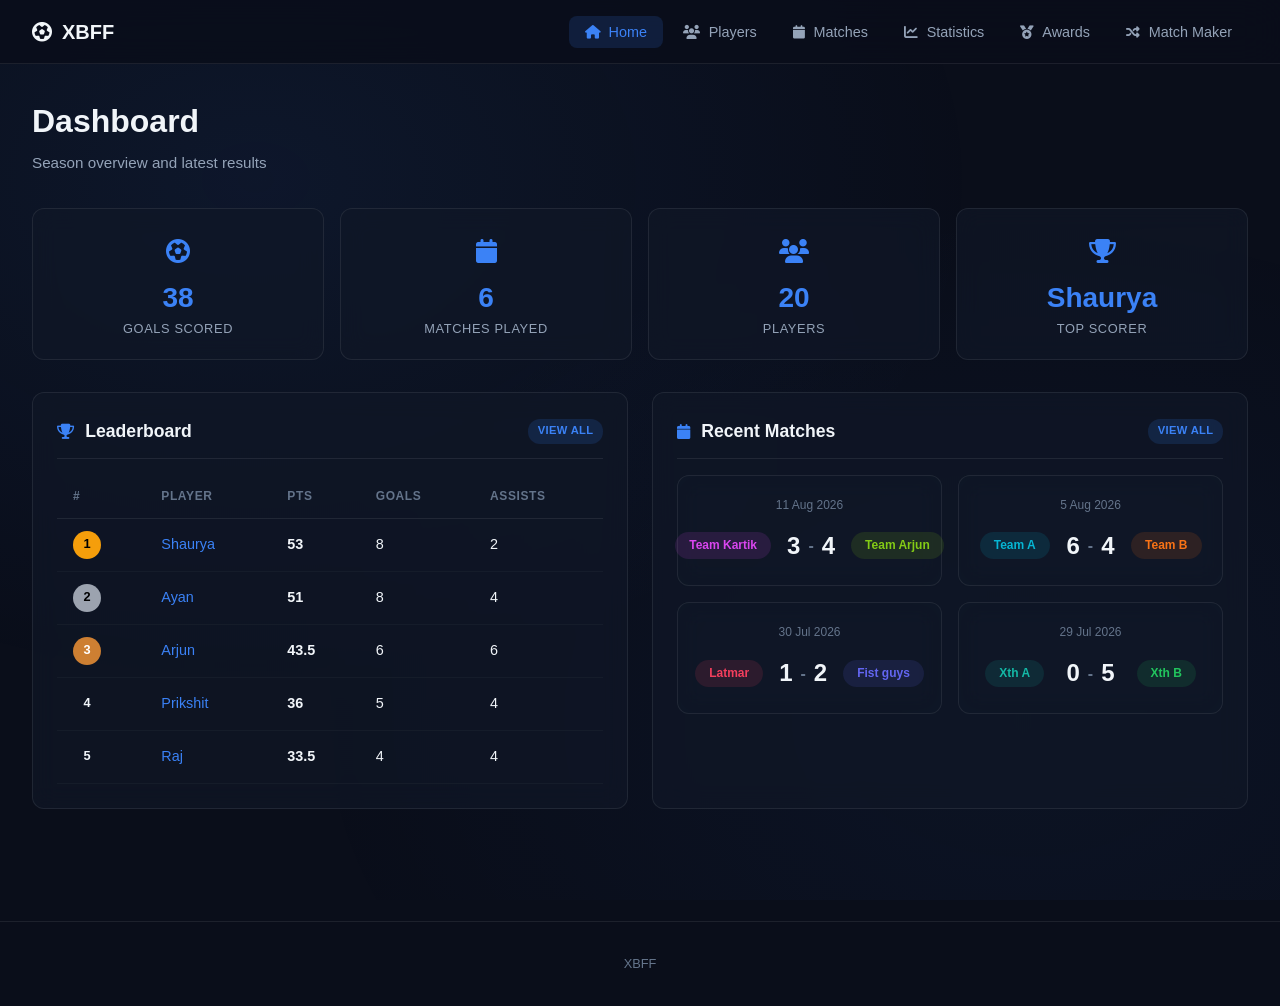
<file: index.html>
<!DOCTYPE html>
<html lang="en">
<head>
  <meta charset="UTF-8">
  <meta name="viewport" content="width=device-width, initial-scale=1.0">
  <title>XBFF</title>
  <link rel="icon" type="image/svg+xml" href="favicon.svg">
  <link rel="stylesheet" href="css/style.css">
  <link rel="stylesheet" href="https://cdnjs.cloudflare.com/ajax/libs/font-awesome/6.5.1/css/all.min.css">
</head>
<body>
  <nav class="navbar">
    <a href="index.html" class="nav-brand"><i class="fa-solid fa-futbol"></i> XBFF</a>
    <ul class="nav-links">
      <li><a href="index.html" data-page="home"><i class="fa-solid fa-house"></i> Home</a></li>
      <li><a href="players.html" data-page="players"><i class="fa-solid fa-users"></i> Players</a></li>
      <li><a href="matches.html" data-page="matches"><i class="fa-solid fa-calendar"></i> Matches</a></li>
      <li><a href="statistics.html" data-page="stats"><i class="fa-solid fa-chart-line"></i> Statistics</a></li>
      <li><a href="awards.html" data-page="awards"><i class="fa-solid fa-medal"></i> Awards</a></li>
      <li><a href="matchmaker.html" data-page="matchmaker"><i class="fa-solid fa-shuffle"></i> Match Maker</a></li>
    </ul>
    <button class="hamburger" aria-label="Menu">
      <span></span><span></span><span></span>
    </button>
  </nav>

  <main class="main-content">
    <div class="page-header">
      <h1>Dashboard</h1>
      <p>Season overview and latest results</p>
    </div>

    <div class="stat-grid" id="overview-stats">
      <div class="loading">Loading...</div>
    </div>

    <div class="grid-2">
      <div class="card">
        <div class="card-header">
          <h2><i class="fa-solid fa-trophy"></i> Leaderboard</h2>
          <a href="awards.html" class="badge badge-blue">View All</a>
        </div>
        <div class="table-wrapper">
          <table>
            <thead><tr><th>#</th><th>Player</th><th>Pts</th><th>Goals</th><th>Assists</th></tr></thead>
            <tbody id="leaderboard-body"><tr><td colspan="5" class="loading">Loading...</td></tr></tbody>
          </table>
        </div>
      </div>

      <div class="card">
        <div class="card-header">
          <h2><i class="fa-solid fa-calendar"></i> Recent Matches</h2>
          <a href="matches.html" class="badge badge-blue">View All</a>
        </div>
        <div class="grid-4" id="recent-matches" style="margin-bottom:0">
          <div class="loading">Loading...</div>
        </div>
      </div>
    </div>
  </main>

  <footer class="footer">
    <p>XBFF</p>
  </footer>

  <script type="module" src="js/home.js"></script>
</body>
</html>
</file>
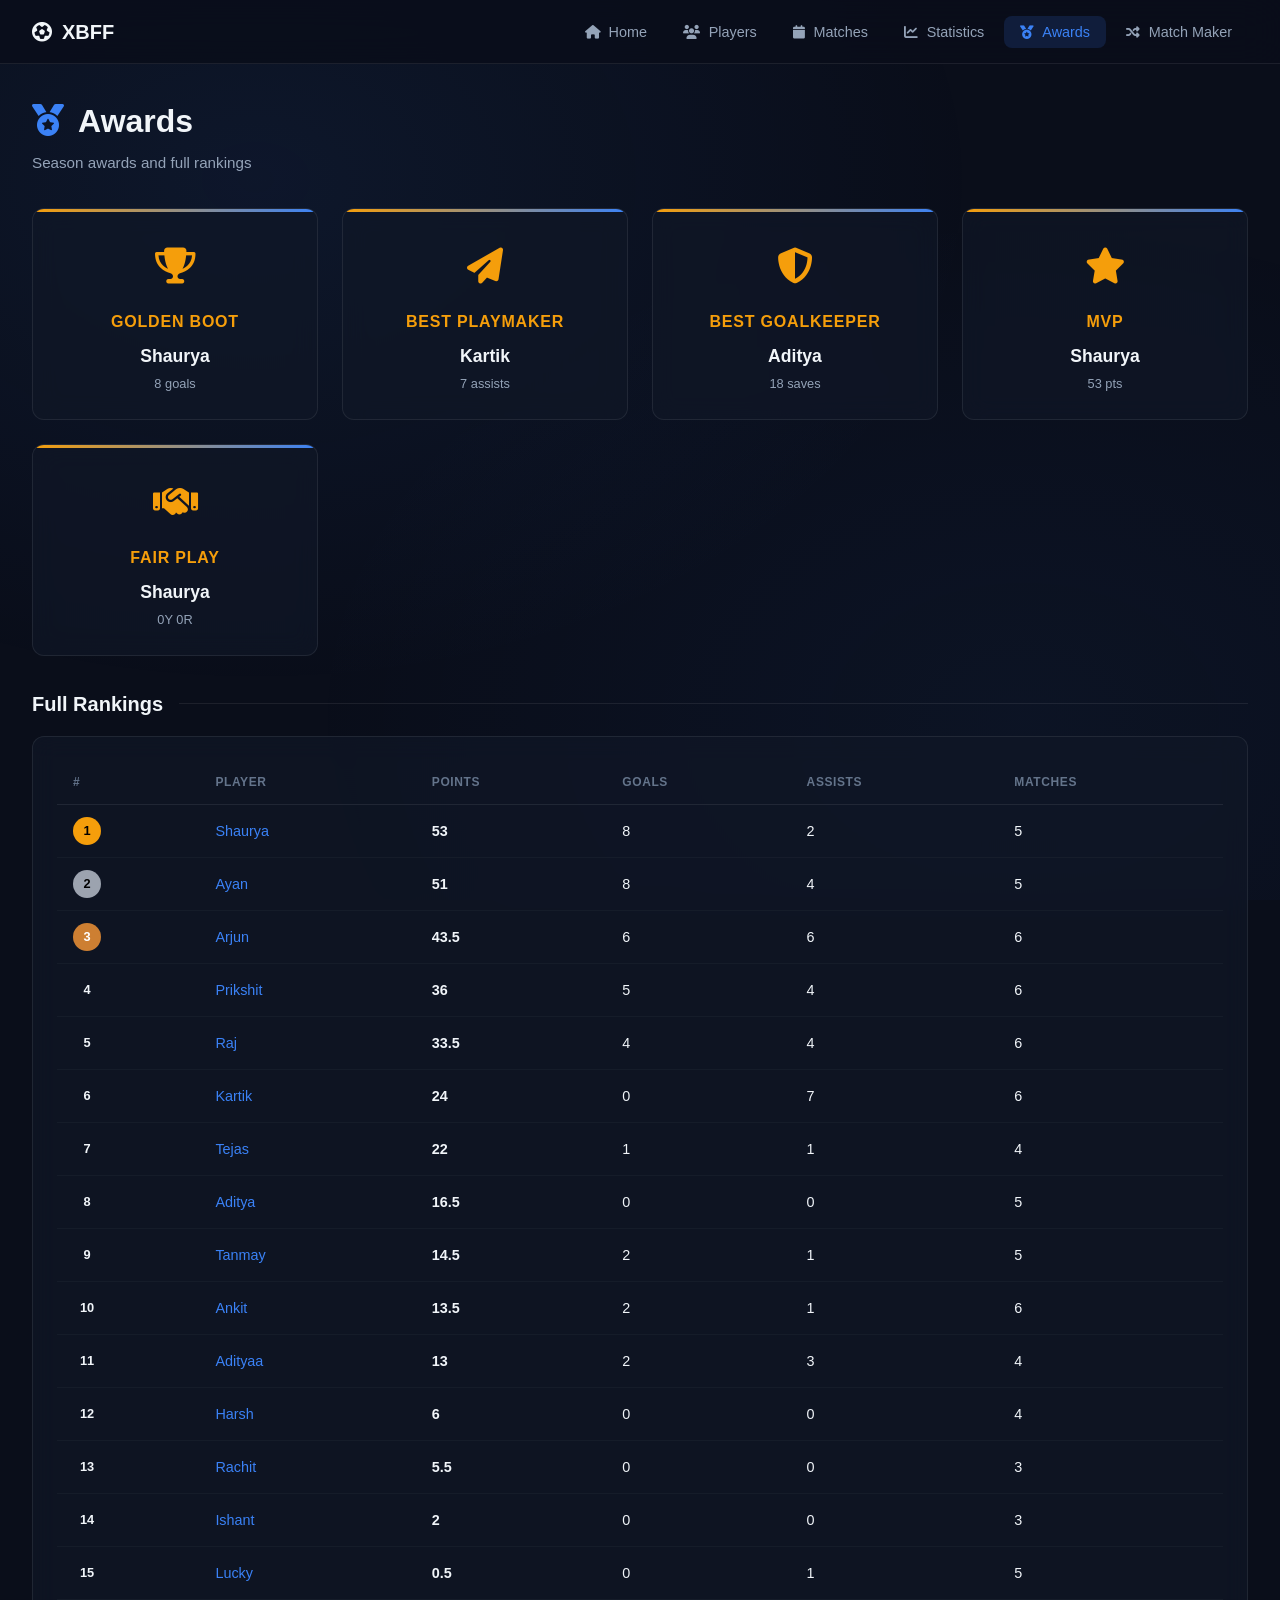
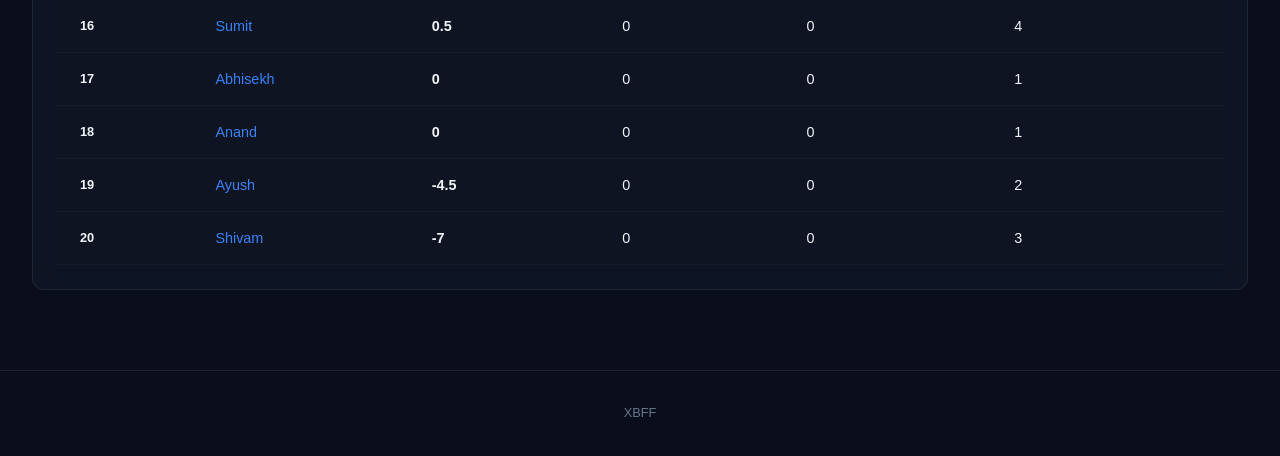
<file: awards.html>
<!DOCTYPE html>
<html lang="en">
<head>
  <meta charset="UTF-8">
  <meta name="viewport" content="width=device-width, initial-scale=1.0">
  <title>Awards — XBFF</title>
  <link rel="icon" type="image/svg+xml" href="favicon.svg">
  <link rel="stylesheet" href="css/style.css">
  <link rel="stylesheet" href="https://cdnjs.cloudflare.com/ajax/libs/font-awesome/6.5.1/css/all.min.css">
</head>
<body>
  <nav class="navbar">
    <a href="index.html" class="nav-brand"><i class="fa-solid fa-futbol"></i> XBFF</a>
    <ul class="nav-links">
      <li><a href="index.html" data-page="home"><i class="fa-solid fa-house"></i> Home</a></li>
      <li><a href="players.html" data-page="players"><i class="fa-solid fa-users"></i> Players</a></li>
      <li><a href="matches.html" data-page="matches"><i class="fa-solid fa-calendar"></i> Matches</a></li>
      <li><a href="statistics.html" data-page="stats"><i class="fa-solid fa-chart-line"></i> Statistics</a></li>
      <li><a href="awards.html" data-page="awards"><i class="fa-solid fa-medal"></i> Awards</a></li>
      <li><a href="matchmaker.html" data-page="matchmaker"><i class="fa-solid fa-shuffle"></i> Match Maker</a></li>
    </ul>
    <button class="hamburger" aria-label="Menu">
      <span></span><span></span><span></span>
    </button>
  </nav>

  <main class="main-content">
    <div class="page-header">
      <h1><i class="fa-solid fa-medal"></i> Awards</h1>
      <p>Season awards and full rankings</p>
    </div>

    <div id="awards-content">
      <div class="loading">Loading...</div>
    </div>
  </main>

  <footer class="footer">
    <p>XBFF</p>
  </footer>

  <script type="module" src="js/awards-page.js"></script>
</body>
</html>
</file>
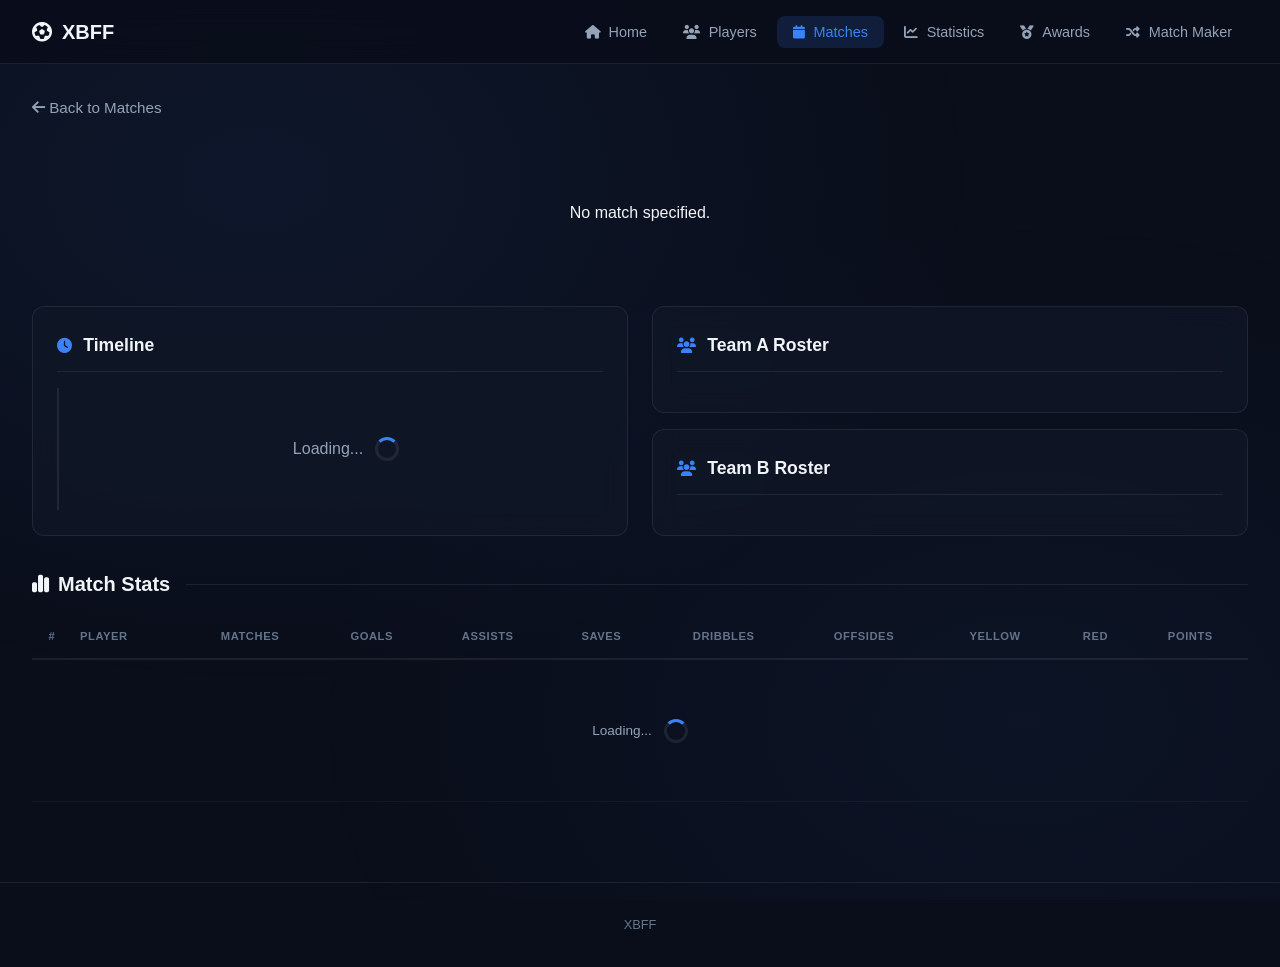
<file: match.html>
<!DOCTYPE html>
<html lang="en">
<head>
  <meta charset="UTF-8">
  <meta name="viewport" content="width=device-width, initial-scale=1.0">
  <title>Match Details — XBFF</title>
  <link rel="icon" type="image/svg+xml" href="favicon.svg">
  <link rel="stylesheet" href="css/style.css">
  <link rel="stylesheet" href="https://cdnjs.cloudflare.com/ajax/libs/font-awesome/6.5.1/css/all.min.css">
</head>
<body>
  <nav class="navbar">
    <a href="index.html" class="nav-brand"><i class="fa-solid fa-futbol"></i> XBFF</a>
    <ul class="nav-links">
      <li><a href="index.html" data-page="home"><i class="fa-solid fa-house"></i> Home</a></li>
      <li><a href="players.html" data-page="players"><i class="fa-solid fa-users"></i> Players</a></li>
      <li><a href="matches.html" data-page="matches"><i class="fa-solid fa-calendar"></i> Matches</a></li>
      <li><a href="statistics.html" data-page="stats"><i class="fa-solid fa-chart-line"></i> Statistics</a></li>
      <li><a href="awards.html" data-page="awards"><i class="fa-solid fa-medal"></i> Awards</a></li>
      <li><a href="matchmaker.html" data-page="matchmaker"><i class="fa-solid fa-shuffle"></i> Match Maker</a></li>
    </ul>
    <button class="hamburger" aria-label="Menu">
      <span></span><span></span><span></span>
    </button>
  </nav>

  <main class="main-content">
    <div class="page-header">
      <p><a href="matches.html" style="color:var(--text-secondary)"><i class="fa-solid fa-arrow-left"></i> Back to Matches</a></p>
    </div>

    <div id="match-detail">
      <div class="loading">Loading...</div>
    </div>

    <div class="grid-2" style="margin-top:2rem">
      <div class="card">
        <div class="card-header"><h2><i class="fa-solid fa-clock"></i> Timeline</h2></div>
        <div class="timeline" id="match-timeline">
          <div class="loading">Loading...</div>
        </div>
      </div>

      <div>
        <div class="card" style="margin-bottom:1rem">
          <div class="card-header"><h2 id="teamA-roster-title"><i class="fa-solid fa-users"></i> Team A Roster</h2></div>
          <div class="roster-list" id="teamA-roster"></div>
        </div>
        <div class="card">
          <div class="card-header"><h2 id="teamB-roster-title"><i class="fa-solid fa-users"></i> Team B Roster</h2></div>
          <div class="roster-list" id="teamB-roster"></div>
        </div>
      </div>
    </div>

    <div class="section-title" style="margin-top:2rem"><i class="fa-solid fa-chart-simple"></i> Match Stats</div>
    <div class="table-wrapper">
      <table class="standings-table" id="match-stats-table">
        <thead>
          <tr>
            <th>#</th>
            <th class="player-name-header">Player</th>
            <th data-sort="matchesPlayed">Matches <span class="sort-arrow"></span></th>
            <th data-sort="goals">Goals <span class="sort-arrow"></span></th>
            <th data-sort="assists">Assists <span class="sort-arrow"></span></th>
            <th data-sort="saves">Saves <span class="sort-arrow"></span></th>
            <th data-sort="dribbles">Dribbles <span class="sort-arrow"></span></th>
            <th data-sort="offsides">Offsides <span class="sort-arrow"></span></th>
            <th data-sort="yellowCards">Yellow <span class="sort-arrow"></span></th>
            <th data-sort="redCards">Red <span class="sort-arrow"></span></th>
            <th data-sort="totalPoints">Points <span class="sort-arrow"></span></th>
          </tr>
        </thead>
        <tbody id="match-stats-body">
          <tr><td colspan="11"><div class="loading">Loading...</div></td></tr>
        </tbody>
      </table>
    </div>
  </main>

  <footer class="footer">
    <p>XBFF</p>
  </footer>

  <script type="module" src="js/match-page.js"></script>
</body>
</html>
</file>
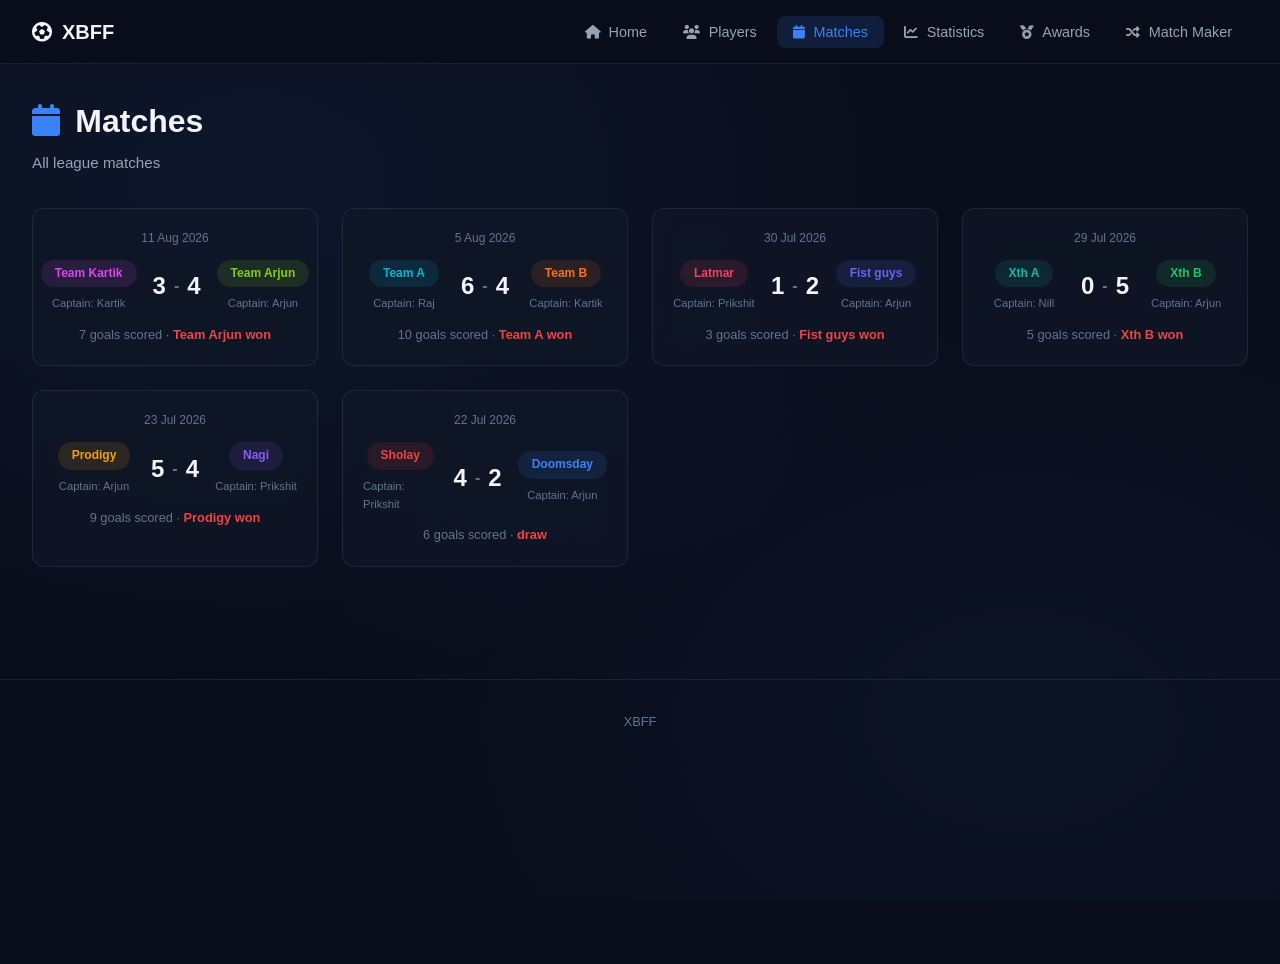
<file: matches.html>
<!DOCTYPE html>
<html lang="en">
<head>
  <meta charset="UTF-8">
  <meta name="viewport" content="width=device-width, initial-scale=1.0">
  <title>Matches — XBFF</title>
  <link rel="icon" type="image/svg+xml" href="favicon.svg">
  <link rel="stylesheet" href="css/style.css">
  <link rel="stylesheet" href="https://cdnjs.cloudflare.com/ajax/libs/font-awesome/6.5.1/css/all.min.css">
</head>
<body>
  <nav class="navbar">
    <a href="index.html" class="nav-brand"><i class="fa-solid fa-futbol"></i> XBFF</a>
    <ul class="nav-links">
      <li><a href="index.html" data-page="home"><i class="fa-solid fa-house"></i> Home</a></li>
      <li><a href="players.html" data-page="players"><i class="fa-solid fa-users"></i> Players</a></li>
      <li><a href="matches.html" data-page="matches"><i class="fa-solid fa-calendar"></i> Matches</a></li>
      <li><a href="statistics.html" data-page="stats"><i class="fa-solid fa-chart-line"></i> Statistics</a></li>
      <li><a href="awards.html" data-page="awards"><i class="fa-solid fa-medal"></i> Awards</a></li>
      <li><a href="matchmaker.html" data-page="matchmaker"><i class="fa-solid fa-shuffle"></i> Match Maker</a></li>
    </ul>
    <button class="hamburger" aria-label="Menu">
      <span></span><span></span><span></span>
    </button>
  </nav>

  <main class="main-content">
    <div class="page-header">
      <h1><i class="fa-solid fa-calendar"></i> Matches</h1>
      <p>All league matches</p>
    </div>

    <div class="grid-3" id="matches-list">
      <div class="loading">Loading...</div>
    </div>
  </main>

  <footer class="footer">
    <p>XBFF</p>
  </footer>

  <script type="module" src="js/matches-page.js"></script>
</body>
</html>
</file>
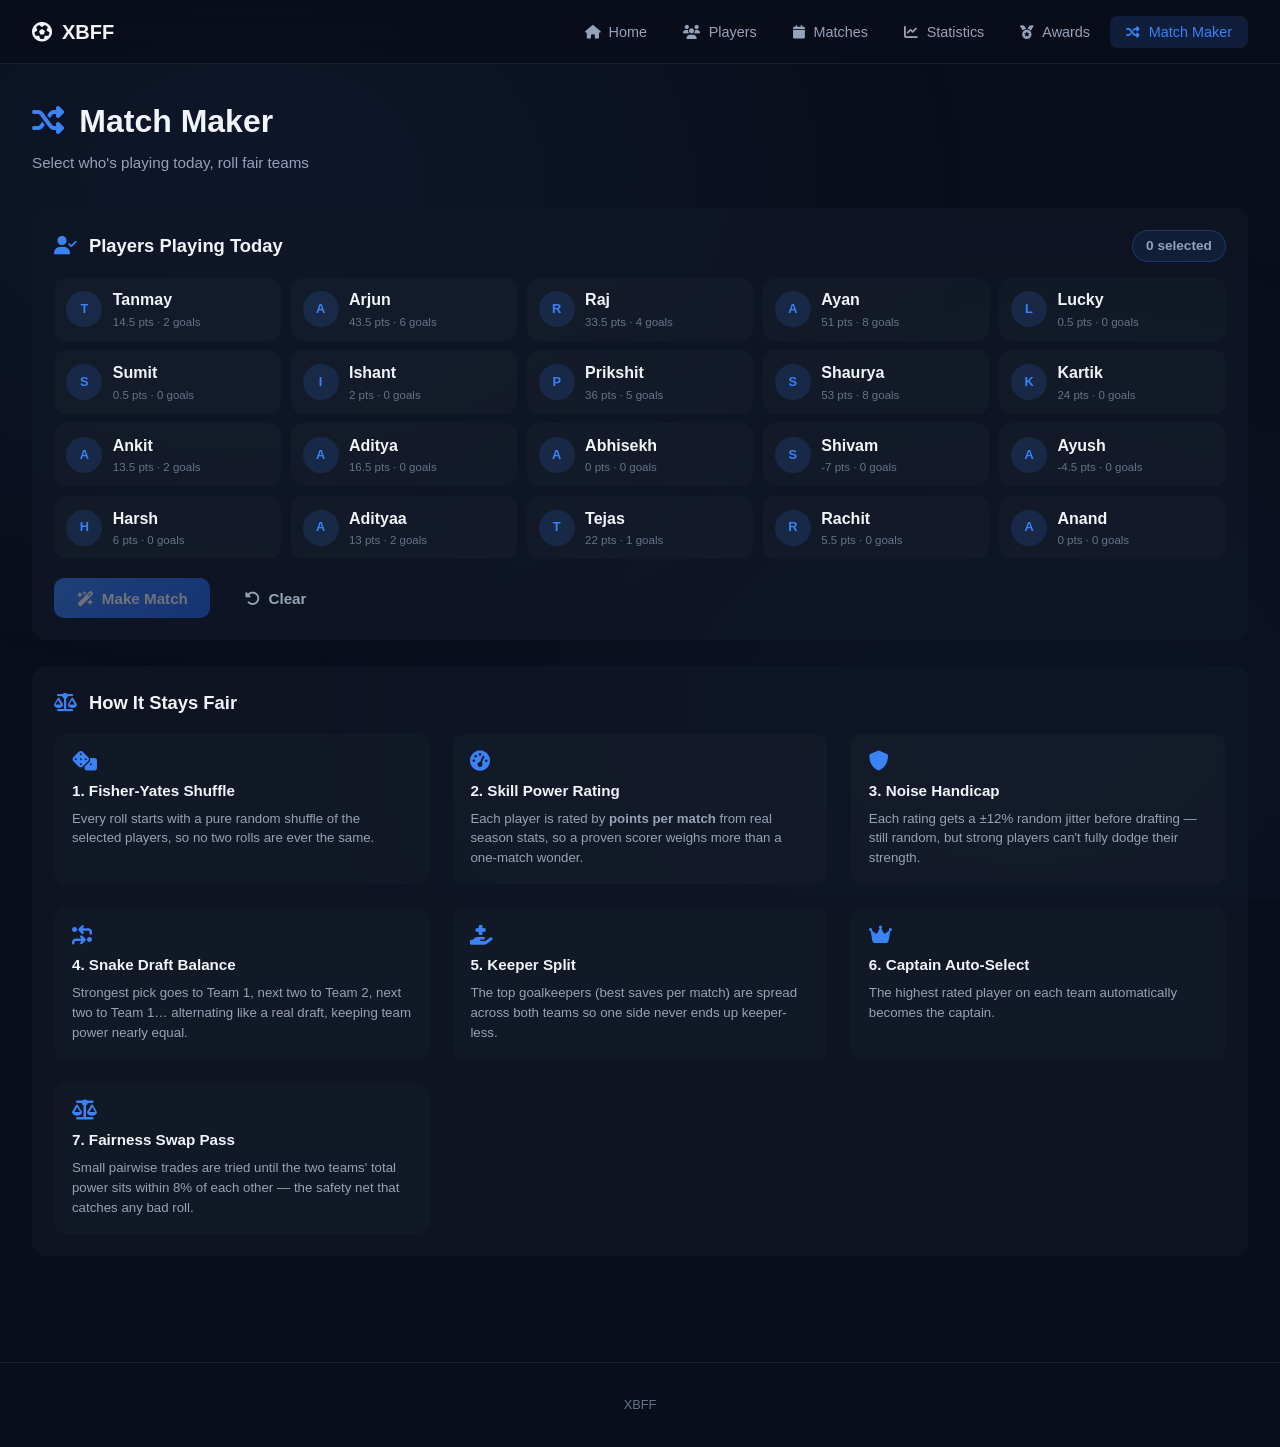
<file: matchmaker.html>
<!DOCTYPE html>
<html lang="en">
<head>
  <meta charset="UTF-8">
  <meta name="viewport" content="width=device-width, initial-scale=1.0">
  <title>Match Maker — XBFF</title>
  <link rel="icon" type="image/svg+xml" href="favicon.svg">
  <link rel="stylesheet" href="css/style.css">
  <link rel="stylesheet" href="https://cdnjs.cloudflare.com/ajax/libs/font-awesome/6.5.1/css/all.min.css">
</head>
<body>
  <nav class="navbar">
    <a href="index.html" class="nav-brand"><i class="fa-solid fa-futbol"></i> XBFF</a>
    <ul class="nav-links">
      <li><a href="index.html" data-page="home"><i class="fa-solid fa-house"></i> Home</a></li>
      <li><a href="players.html" data-page="players"><i class="fa-solid fa-users"></i> Players</a></li>
      <li><a href="matches.html" data-page="matches"><i class="fa-solid fa-calendar"></i> Matches</a></li>
      <li><a href="statistics.html" data-page="stats"><i class="fa-solid fa-chart-line"></i> Statistics</a></li>
      <li><a href="awards.html" data-page="awards"><i class="fa-solid fa-medal"></i> Awards</a></li>
      <li><a href="matchmaker.html" data-page="matchmaker"><i class="fa-solid fa-shuffle"></i> Match Maker</a></li>
    </ul>
    <button class="hamburger" aria-label="Menu">
      <span></span><span></span><span></span>
    </button>
  </nav>

  <main class="main-content">
    <div class="page-header">
      <h1><i class="fa-solid fa-shuffle"></i> Match Maker</h1>
      <p>Select who's playing today, roll fair teams</p>
    </div>

    <section class="matchmaker-section">
      <div class="mm-head">
        <h2><i class="fa-solid fa-user-check"></i> Players Playing Today</h2>
        <span id="mm-count" class="mm-count">0 selected</span>
      </div>
      <div class="mm-player-grid" id="mm-players">
        <div class="loading">Loading...</div>
      </div>
      <div class="mm-actions">
        <button id="mm-make" class="mm-btn" disabled><i class="fa-solid fa-wand-magic-sparkles"></i> Make Match</button>
        <button id="mm-reset" class="mm-btn mm-btn-ghost"><i class="fa-solid fa-rotate-left"></i> Clear</button>
      </div>
    </section>

    <section class="matchmaker-section" id="mm-result" style="display:none">
      <div class="mm-head">
        <h2><i class="fa-solid fa-people-group"></i> Generated Teams</h2>
        <div class="mm-actions mm-actions-inline">
          <button id="mm-reroll" class="mm-btn"><i class="fa-solid fa-dice"></i> Roll Again</button>
        </div>
      </div>
      <div class="grid-2" id="mm-teams"></div>
      <div class="mm-fairness" id="mm-fairness-note"></div>
    </section>

    <section class="matchmaker-section">
      <div class="mm-head">
        <h2><i class="fa-solid fa-scale-balanced"></i> How It Stays Fair</h2>
      </div>
      <div class="grid-2 mm-algo-grid">
        <div class="mm-algo-card">
          <i class="fa-solid fa-dice icon"></i>
          <h3>1. Fisher-Yates Shuffle</h3>
          <p>Every roll starts with a pure random shuffle of the selected players, so no two rolls are ever the same.</p>
        </div>
        <div class="mm-algo-card">
          <i class="fa-solid fa-gauge-high icon"></i>
          <h3>2. Skill Power Rating</h3>
          <p>Each player is rated by <b>points per match</b> from real season stats, so a proven scorer weighs more than a one-match wonder.</p>
        </div>
        <div class="mm-algo-card">
          <i class="fa-solid fa-shield icon"></i>
          <h3>3. Noise Handicap</h3>
          <p>Each rating gets a &plusmn;12% random jitter before drafting &mdash; still random, but strong players can't fully dodge their strength.</p>
        </div>
        <div class="mm-algo-card">
          <i class="fa-solid fa-arrows-turn-to-dots icon"></i>
          <h3>4. Snake Draft Balance</h3>
          <p>Strongest pick goes to Team 1, next two to Team 2, next two to Team 1&hellip; alternating like a real draft, keeping team power nearly equal.</p>
        </div>
        <div class="mm-algo-card">
          <i class="fa-solid fa-hand-holding-medical icon"></i>
          <h3>5. Keeper Split</h3>
          <p>The top goalkeepers (best saves per match) are spread across both teams so one side never ends up keeper-less.</p>
        </div>
        <div class="mm-algo-card">
          <i class="fa-solid fa-crown icon"></i>
          <h3>6. Captain Auto-Select</h3>
          <p>The highest rated player on each team automatically becomes the captain.</p>
        </div>
        <div class="mm-algo-card">
          <i class="fa-solid fa-scale-balanced icon"></i>
          <h3>7. Fairness Swap Pass</h3>
          <p>Small pairwise trades are tried until the two teams' total power sits within 8% of each other &mdash; the safety net that catches any bad roll.</p>
        </div>
      </div>
    </section>
  </main>

  <footer class="footer">
    <p>XBFF</p>
  </footer>

  <script type="module" src="js/matchmaker.js"></script>
</body>
</html>
</file>
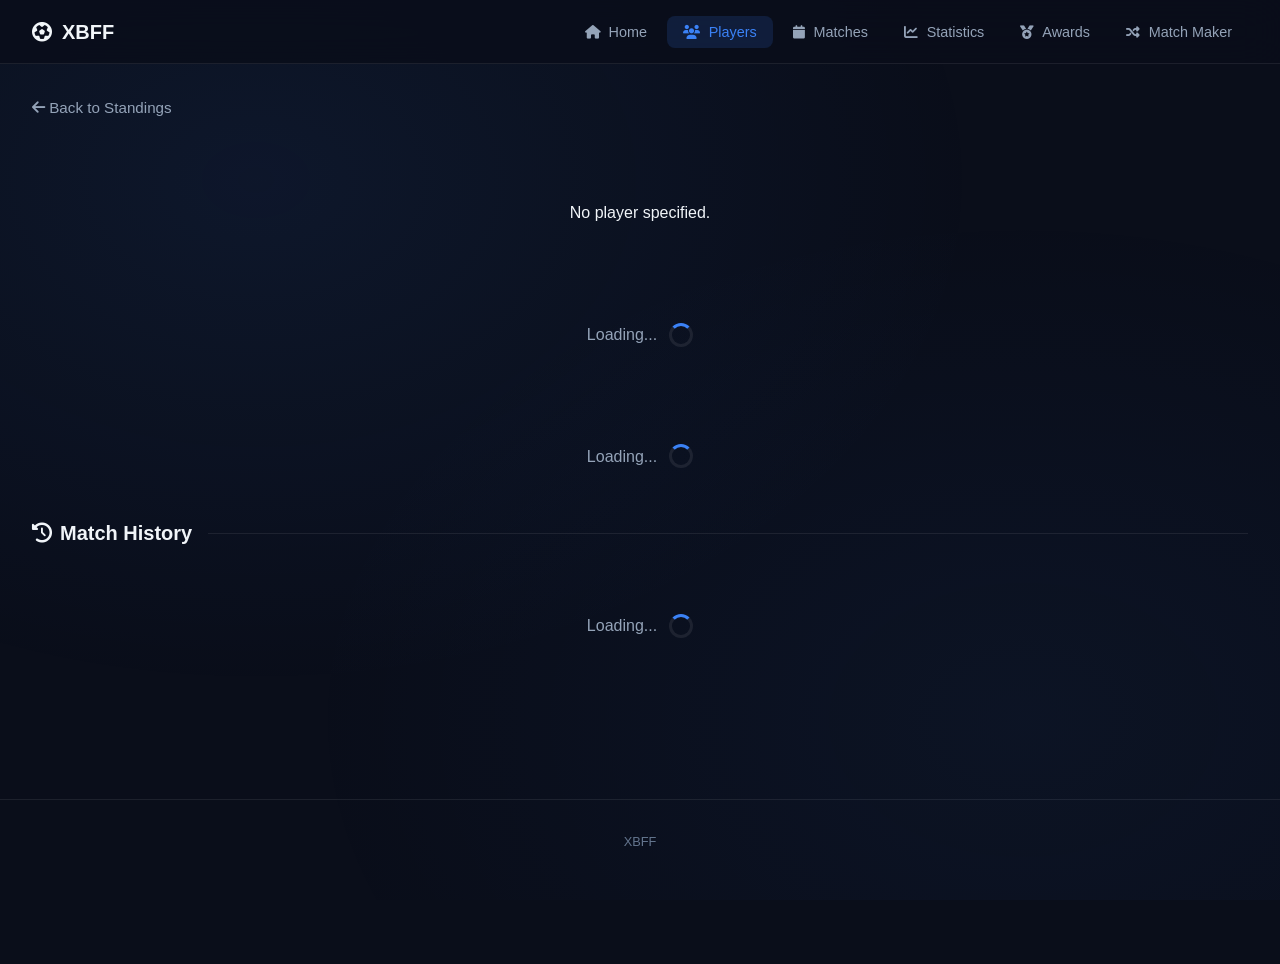
<file: player.html>
<!DOCTYPE html>
<html lang="en">
<head>
  <meta charset="UTF-8">
  <meta name="viewport" content="width=device-width, initial-scale=1.0">
  <title>Player Profile — XBFF</title>
  <link rel="icon" type="image/svg+xml" href="favicon.svg">
  <link rel="stylesheet" href="css/style.css">
  <link rel="stylesheet" href="https://cdnjs.cloudflare.com/ajax/libs/font-awesome/6.5.1/css/all.min.css">
</head>
<body>
  <nav class="navbar">
    <a href="index.html" class="nav-brand"><i class="fa-solid fa-futbol"></i> XBFF</a>
    <ul class="nav-links">
      <li><a href="index.html" data-page="home"><i class="fa-solid fa-house"></i> Home</a></li>
      <li><a href="players.html" data-page="players"><i class="fa-solid fa-users"></i> Players</a></li>
      <li><a href="matches.html" data-page="matches"><i class="fa-solid fa-calendar"></i> Matches</a></li>
      <li><a href="statistics.html" data-page="stats"><i class="fa-solid fa-chart-line"></i> Statistics</a></li>
      <li><a href="awards.html" data-page="awards"><i class="fa-solid fa-medal"></i> Awards</a></li>
      <li><a href="matchmaker.html" data-page="matchmaker"><i class="fa-solid fa-shuffle"></i> Match Maker</a></li>
    </ul>
    <button class="hamburger" aria-label="Menu">
      <span></span><span></span><span></span>
    </button>
  </nav>

  <main class="main-content">
    <div class="page-header">
      <p><a href="players.html" style="color:var(--text-secondary)"><i class="fa-solid fa-arrow-left"></i> Back to Standings</a></p>
    </div>

    <div id="player-hero">
      <div class="loading">Loading...</div>
    </div>

    <div id="player-mini-stats">
      <div class="loading">Loading...</div>
    </div>

    <div id="player-stat-bars">
      <div class="loading">Loading...</div>
    </div>

    <h3 class="section-title"><i class="fa-solid fa-clock-rotate-left"></i> Match History</h3>
    <div class="grid-4" id="player-matches">
      <div class="loading">Loading...</div>
    </div>
  </main>

  <footer class="footer">
    <p>XBFF</p>
  </footer>

  <script type="module" src="js/player-page.js"></script>
</body>
</html>
</file>
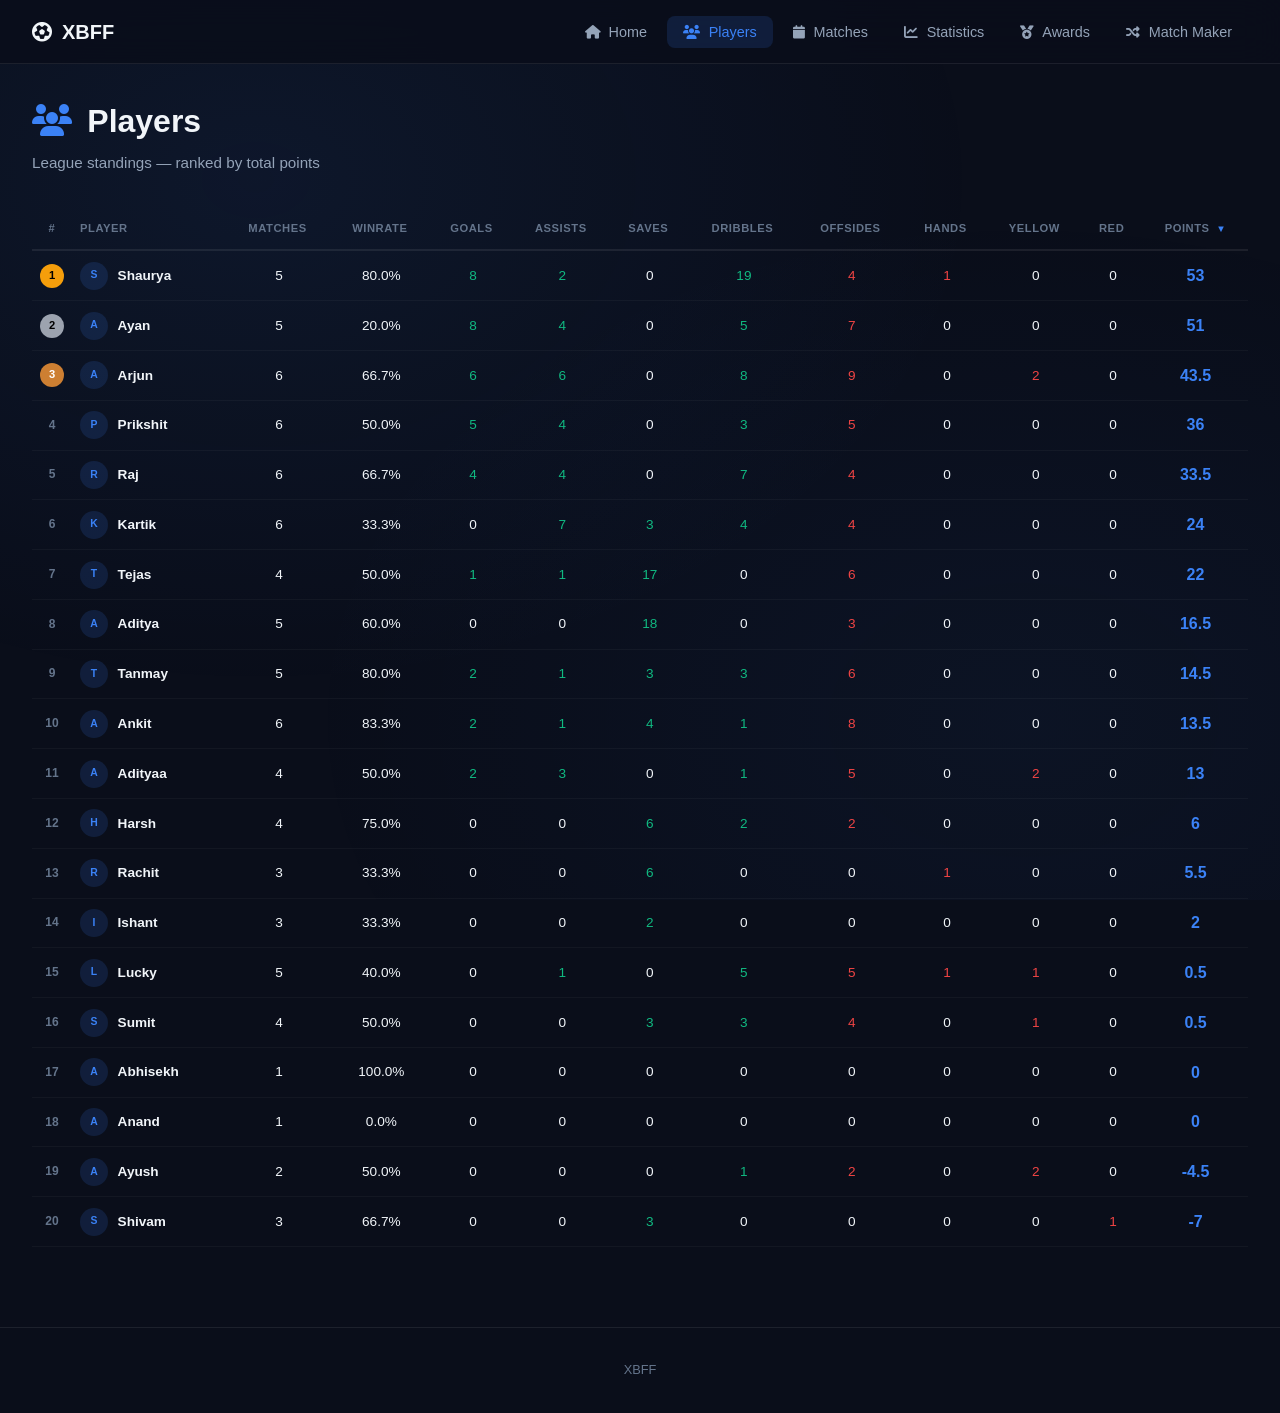
<file: players.html>
<!DOCTYPE html>
<html lang="en">
<head>
  <meta charset="UTF-8">
  <meta name="viewport" content="width=device-width, initial-scale=1.0">
  <title>Players — XBFF</title>
  <link rel="icon" type="image/svg+xml" href="favicon.svg">
  <link rel="stylesheet" href="css/style.css">
  <link rel="stylesheet" href="https://cdnjs.cloudflare.com/ajax/libs/font-awesome/6.5.1/css/all.min.css">
</head>
<body>
  <nav class="navbar">
    <a href="index.html" class="nav-brand"><i class="fa-solid fa-futbol"></i> XBFF</a>
    <ul class="nav-links">
      <li><a href="index.html" data-page="home"><i class="fa-solid fa-house"></i> Home</a></li>
      <li><a href="players.html" data-page="players"><i class="fa-solid fa-users"></i> Players</a></li>
      <li><a href="matches.html" data-page="matches"><i class="fa-solid fa-calendar"></i> Matches</a></li>
      <li><a href="statistics.html" data-page="stats"><i class="fa-solid fa-chart-line"></i> Statistics</a></li>
      <li><a href="awards.html" data-page="awards"><i class="fa-solid fa-medal"></i> Awards</a></li>
      <li><a href="matchmaker.html" data-page="matchmaker"><i class="fa-solid fa-shuffle"></i> Match Maker</a></li>
    </ul>
    <button class="hamburger" aria-label="Menu">
      <span></span><span></span><span></span>
    </button>
  </nav>

  <main class="main-content">
    <div class="page-header">
      <h1><i class="fa-solid fa-users"></i> Players</h1>
      <p>League standings — ranked by total points</p>
    </div>

    <div class="table-wrapper">
      <table class="standings-table" id="players-table">
        <thead>
          <tr>
            <th>#</th>
            <th class="player-name-header">Player</th>
             <th data-sort="matchesPlayed">Matches <span class="sort-arrow"></span></th>
             <th data-sort="winrate">Winrate <span class="sort-arrow"></span></th>
             <th data-sort="goals">Goals <span class="sort-arrow"></span></th>
            <th data-sort="assists">Assists <span class="sort-arrow"></span></th>
            <th data-sort="saves">Saves <span class="sort-arrow"></span></th>
            <th data-sort="dribbles">Dribbles <span class="sort-arrow"></span></th>
            <th data-sort="offsides">Offsides <span class="sort-arrow"></span></th>
            <th data-sort="hands">Hands <span class="sort-arrow"></span></th>
            <th data-sort="yellowCards">Yellow <span class="sort-arrow"></span></th>
            <th data-sort="redCards">Red <span class="sort-arrow"></span></th>
            <th data-sort="totalPoints">Points <span class="sort-arrow"></span></th>
          </tr>
        </thead>
        <tbody id="players-tbody">
          <tr><td colspan="13"><div class="loading">Loading...</div></td></tr>
        </tbody>
      </table>
    </div>
  </main>

  <footer class="footer">
    <p>XBFF</p>
  </footer>

  <script type="module" src="js/players-page.js"></script>
</body>
</html>
</file>
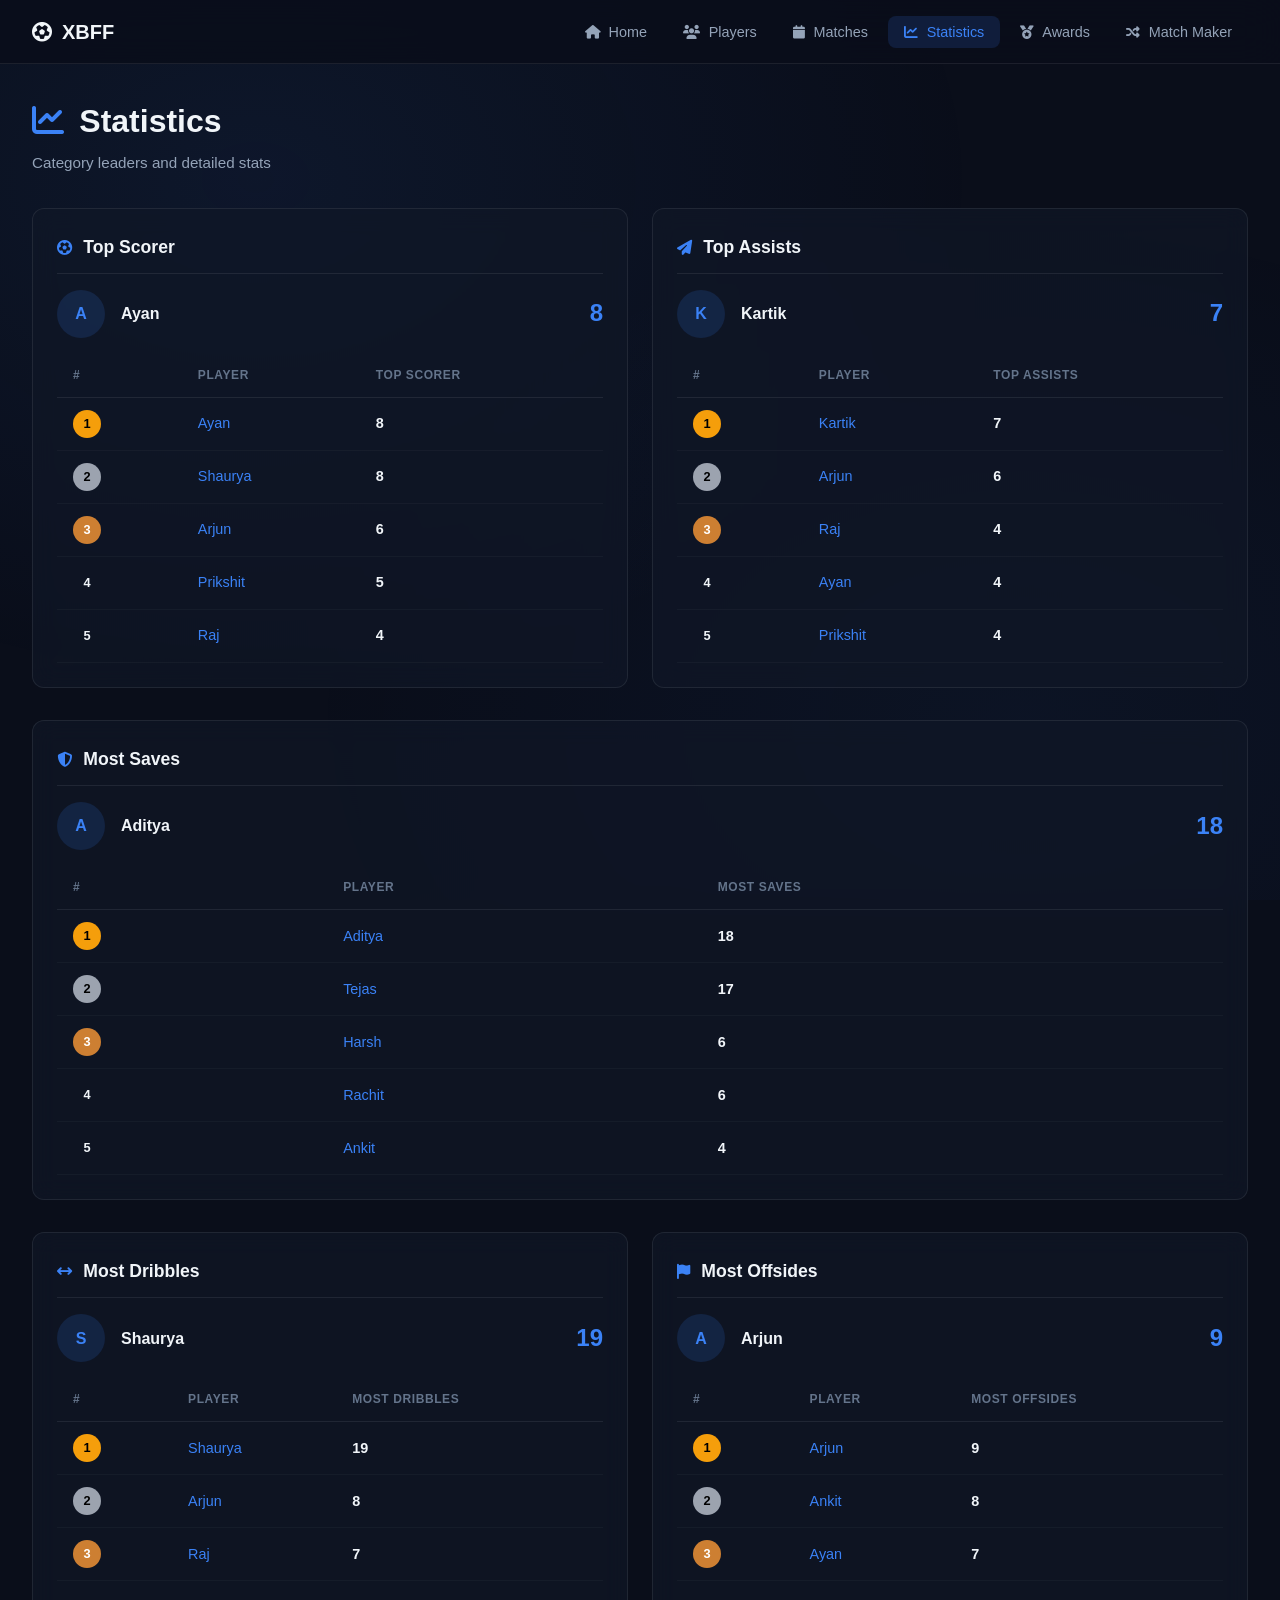
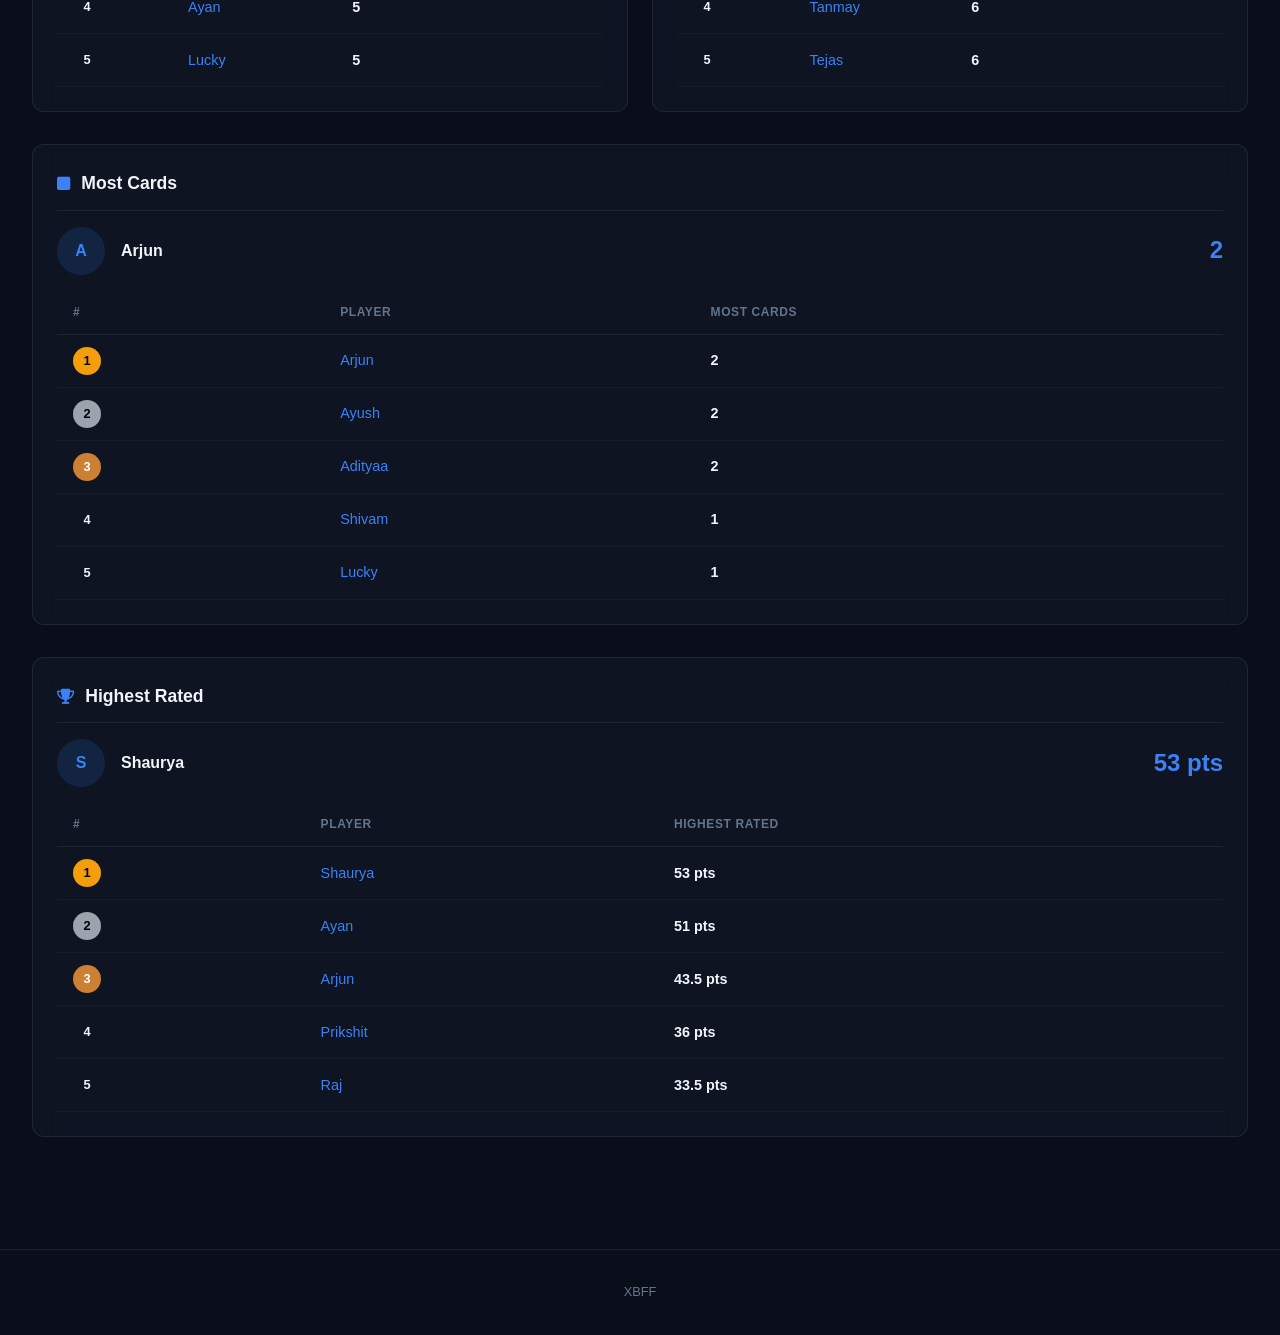
<file: statistics.html>
<!DOCTYPE html>
<html lang="en">
<head>
  <meta charset="UTF-8">
  <meta name="viewport" content="width=device-width, initial-scale=1.0">
  <title>Statistics — XBFF</title>
  <link rel="icon" type="image/svg+xml" href="favicon.svg">
  <link rel="stylesheet" href="css/style.css">
  <link rel="stylesheet" href="https://cdnjs.cloudflare.com/ajax/libs/font-awesome/6.5.1/css/all.min.css">
</head>
<body>
  <nav class="navbar">
    <a href="index.html" class="nav-brand"><i class="fa-solid fa-futbol"></i> XBFF</a>
    <ul class="nav-links">
      <li><a href="index.html" data-page="home"><i class="fa-solid fa-house"></i> Home</a></li>
      <li><a href="players.html" data-page="players"><i class="fa-solid fa-users"></i> Players</a></li>
      <li><a href="matches.html" data-page="matches"><i class="fa-solid fa-calendar"></i> Matches</a></li>
      <li><a href="statistics.html" data-page="stats"><i class="fa-solid fa-chart-line"></i> Statistics</a></li>
      <li><a href="awards.html" data-page="awards"><i class="fa-solid fa-medal"></i> Awards</a></li>
      <li><a href="matchmaker.html" data-page="matchmaker"><i class="fa-solid fa-shuffle"></i> Match Maker</a></li>
    </ul>
    <button class="hamburger" aria-label="Menu">
      <span></span><span></span><span></span>
    </button>
  </nav>

  <main class="main-content">
    <div class="page-header">
      <h1><i class="fa-solid fa-chart-line"></i> Statistics</h1>
      <p>Category leaders and detailed stats</p>
    </div>

    <div id="stats-content">
      <div class="loading">Loading...</div>
    </div>
  </main>

  <footer class="footer">
    <p>XBFF</p>
  </footer>

  <script type="module" src="js/stats-page.js"></script>
</body>
</html>
</file>
<file: css/style.css>
:root {
  --bg-primary: #0a0e1a;
  --bg-secondary: #111827;
  --bg-card: rgba(17, 24, 39, 0.7);
  --glass-bg: rgba(255, 255, 255, 0.03);
  --glass-border: rgba(255, 255, 255, 0.08);
  --accent-blue: #3b82f6;
  --accent-blue-dim: rgba(59, 130, 246, 0.15);
  --accent-hover: #60a5fa;
  --text-primary: #f1f5f9;
  --text-secondary: #94a3b8;
  --text-muted: #64748b;
  --gold: #f59e0b;
  --silver: #9ca3af;
  --bronze: #cd7f32;
  --success: #10b981;
  --danger: #ef4444;
  --warning: #f59e0b;
  --radius: 12px;
  --radius-sm: 8px;
  --radius-lg: 16px;
  --shadow: 0 4px 24px rgba(0, 0, 0, 0.3);
  --shadow-lg: 0 8px 40px rgba(0, 0, 0, 0.4);
  --transition: all 0.3s ease;
}

*, *::before, *::after {
  margin: 0;
  padding: 0;
  box-sizing: border-box;
}

html {
  scroll-behavior: smooth;
}

body {
  font-family: 'Segoe UI', -apple-system, BlinkMacSystemFont, sans-serif;
  background: var(--bg-primary);
  color: var(--text-primary);
  min-height: 100vh;
  line-height: 1.6;
  overflow-x: hidden;
}

body::before {
  content: '';
  position: fixed;
  top: 0;
  left: 0;
  width: 100%;
  height: 100%;
  background:
    radial-gradient(ellipse at 20% 20%, rgba(59, 130, 246, 0.08) 0%, transparent 50%),
    radial-gradient(ellipse at 80% 80%, rgba(59, 130, 246, 0.05) 0%, transparent 50%);
  pointer-events: none;
  z-index: 0;
}

a {
  color: var(--accent-blue);
  text-decoration: none;
  transition: var(--transition);
}

a:hover {
  color: var(--accent-hover);
}

/* ===== NAVBAR ===== */
.navbar {
  position: fixed;
  top: 0;
  left: 0;
  right: 0;
  z-index: 1000;
  background: rgba(10, 14, 26, 0.85);
  backdrop-filter: blur(20px);
  -webkit-backdrop-filter: blur(20px);
  border-bottom: 1px solid var(--glass-border);
  padding: 0 2rem;
  height: 64px;
  display: flex;
  align-items: center;
  justify-content: space-between;
}

.nav-brand {
  display: flex;
  align-items: center;
  gap: 10px;
  font-size: 1.25rem;
  font-weight: 700;
  color: var(--text-primary);
}

.nav-brand span {
  color: var(--accent-blue);
}

.nav-links {
  display: flex;
  gap: 0.25rem;
  list-style: none;
}

.nav-links a {
  padding: 0.5rem 1rem;
  border-radius: var(--radius-sm);
  color: var(--text-secondary);
  font-size: 0.9rem;
  font-weight: 500;
  transition: var(--transition);
}

.nav-links a:hover,
.nav-links a.active {
  color: var(--text-primary);
  background: var(--glass-bg);
}

.nav-links a.active {
  color: var(--accent-blue);
  background: var(--accent-blue-dim);
}

.hamburger {
  display: none;
  flex-direction: column;
  gap: 5px;
  cursor: pointer;
  padding: 8px;
  background: none;
  border: none;
}

.hamburger span {
  width: 24px;
  height: 2px;
  background: var(--text-primary);
  border-radius: 2px;
  transition: var(--transition);
}

/* ===== MAIN CONTENT ===== */
.main-content {
  position: relative;
  z-index: 1;
  margin-top: 64px;
  padding: 2rem;
  max-width: 1280px;
  margin-left: auto;
  margin-right: auto;
}

/* ===== PAGE HEADER ===== */
.page-header {
  margin-bottom: 2rem;
}

.page-header h1 {
  font-size: 2rem;
  font-weight: 700;
  margin-bottom: 0.25rem;
}

.page-header p {
  color: var(--text-secondary);
  font-size: 0.95rem;
}

/* ===== CARDS ===== */
.card {
  background: var(--bg-card);
  backdrop-filter: blur(12px);
  -webkit-backdrop-filter: blur(12px);
  border: 1px solid var(--glass-border);
  border-radius: var(--radius);
  padding: 1.5rem;
  transition: var(--transition);
}

.card:hover {
  border-color: rgba(59, 130, 246, 0.2);
  box-shadow: var(--shadow);
}

.card-header {
  display: flex;
  align-items: center;
  justify-content: space-between;
  margin-bottom: 1rem;
  padding-bottom: 0.75rem;
  border-bottom: 1px solid var(--glass-border);
}

.card-header h2 {
  font-size: 1.1rem;
  font-weight: 600;
}

/* ===== STAT CARDS ===== */
.stat-grid {
  display: grid;
  grid-template-columns: repeat(auto-fit, minmax(200px, 1fr));
  gap: 1rem;
  margin-bottom: 2rem;
}

.stat-card {
  background: var(--bg-card);
  backdrop-filter: blur(12px);
  border: 1px solid var(--glass-border);
  border-radius: var(--radius);
  padding: 1.25rem;
  text-align: center;
  transition: var(--transition);
}

.stat-card:hover {
  transform: translateY(-2px);
  border-color: rgba(59, 130, 246, 0.2);
  box-shadow: var(--shadow);
}

.stat-card .stat-icon {
  font-size: 1.75rem;
  margin-bottom: 0.5rem;
}

.stat-card .stat-value {
  font-size: 1.75rem;
  font-weight: 700;
  color: var(--accent-blue);
  line-height: 1.2;
}

.stat-card .stat-label {
  font-size: 0.8rem;
  color: var(--text-secondary);
  text-transform: uppercase;
  letter-spacing: 0.05em;
  margin-top: 0.25rem;
}

/* ===== TABLE ===== */
.table-wrapper {
  overflow-x: auto;
}

table {
  width: 100%;
  border-collapse: collapse;
}

thead th {
  padding: 0.75rem 1rem;
  text-align: left;
  font-size: 0.75rem;
  font-weight: 600;
  color: var(--text-muted);
  text-transform: uppercase;
  letter-spacing: 0.05em;
  border-bottom: 1px solid var(--glass-border);
  white-space: nowrap;
}

tbody td {
  padding: 0.75rem 1rem;
  font-size: 0.9rem;
  border-bottom: 1px solid rgba(255, 255, 255, 0.03);
  white-space: nowrap;
}

tbody tr {
  transition: var(--transition);
}

tbody tr:hover {
  background: rgba(59, 130, 246, 0.05);
}

tbody tr.highlight {
  background: rgba(59, 130, 246, 0.08);
}

.rank-badge {
  display: inline-flex;
  align-items: center;
  justify-content: center;
  width: 28px;
  height: 28px;
  border-radius: 50%;
  font-size: 0.8rem;
  font-weight: 700;
}

.rank-1 { background: var(--gold); color: #000; }
.rank-2 { background: var(--silver); color: #000; }
.rank-3 { background: var(--bronze); color: #fff; }

/* ===== PLAYER CELL ===== */
.player-cell {
  display: flex;
  align-items: center;
  gap: 0.75rem;
}

.player-avatar {
  width: 36px;
  height: 36px;
  border-radius: 50%;
  background: var(--accent-blue-dim);
  display: flex;
  align-items: center;
  justify-content: center;
  font-weight: 700;
  font-size: 0.8rem;
  color: var(--accent-blue);
  flex-shrink: 0;
  overflow: hidden;
}

.player-avatar img {
  width: 100%;
  height: 100%;
  object-fit: cover;
}

.player-name {
  font-weight: 600;
  color: var(--text-primary);
}

/* ===== GRID LAYOUTS ===== */
.grid-2 {
  display: grid;
  grid-template-columns: repeat(auto-fit, minmax(300px, 1fr));
  gap: 1.5rem;
  margin-bottom: 2rem;
}

.grid-3 {
  display: grid;
  grid-template-columns: repeat(auto-fit, minmax(280px, 1fr));
  gap: 1.5rem;
  margin-bottom: 2rem;
}

.grid-4 {
  display: grid;
  grid-template-columns: repeat(auto-fit, minmax(250px, 1fr));
  gap: 1rem;
  margin-bottom: 2rem;
}

/* ===== MATCH CARD ===== */
.match-card {
  background: var(--bg-card);
  backdrop-filter: blur(12px);
  border: 1px solid var(--glass-border);
  border-radius: var(--radius);
  padding: 1.25rem;
  cursor: pointer;
  transition: var(--transition);
}

.match-card:hover {
  border-color: rgba(59, 130, 246, 0.3);
  transform: translateY(-2px);
  box-shadow: var(--shadow);
}

.match-card .match-date {
  font-size: 0.75rem;
  color: var(--text-muted);
  text-align: center;
  margin-bottom: 0.75rem;
}

.match-card .match-teams {
  display: flex;
  align-items: center;
  justify-content: center;
  gap: 1rem;
}

.match-card .team-info {
  display: flex;
  flex-direction: column;
  align-items: center;
  gap: 0.5rem;
  flex: 1;
}

.match-card .team-name {
  font-size: 0.85rem;
  font-weight: 600;
  text-align: center;
}

.match-card .team-crest {
  display: inline-flex;
  align-items: center;
  justify-content: center;
  font-weight: 700;
  font-size: 0.75rem;
  padding: 4px 14px;
  border-radius: 999px;
  white-space: nowrap;
}

.match-card .match-score {
  display: flex;
  align-items: center;
  gap: 0.5rem;
  font-size: 1.5rem;
  font-weight: 800;
}

.match-card .match-score .score-sep {
  color: var(--text-muted);
  font-size: 1rem;
}

/* ===== PLAYER PROFILE ===== */
.profile-header {
  display: flex;
  align-items: center;
  gap: 2rem;
  margin-bottom: 2rem;
  padding: 2rem;
  background: var(--bg-card);
  backdrop-filter: blur(12px);
  border: 1px solid var(--glass-border);
  border-radius: var(--radius-lg);
}

.profile-photo {
  width: 120px;
  height: 120px;
  border-radius: 50%;
  background: var(--accent-blue-dim);
  display: flex;
  align-items: center;
  justify-content: center;
  font-size: 3rem;
  font-weight: 700;
  color: var(--accent-blue);
  flex-shrink: 0;
  overflow: hidden;
  border: 3px solid var(--accent-blue);
}

.profile-photo img {
  width: 100%;
  height: 100%;
  object-fit: cover;
}

.profile-info h1 {
  font-size: 1.75rem;
  font-weight: 700;
  margin-bottom: 0.25rem;
}

.profile-meta {
  display: flex;
  gap: 1.5rem;
  margin-top: 0.5rem;
  flex-wrap: wrap;
}

.profile-meta span {
  display: flex;
  align-items: center;
  gap: 0.4rem;
  font-size: 0.9rem;
  color: var(--text-secondary);
}

/* ===== TIMELINE ===== */
.timeline {
  position: relative;
  padding-left: 2rem;
}

.timeline::before {
  content: '';
  position: absolute;
  left: 0;
  top: 0;
  bottom: 0;
  width: 2px;
  background: var(--glass-border);
}

.timeline-item {
  position: relative;
  padding-bottom: 1.25rem;
  display: flex;
  align-items: flex-start;
  gap: 0.75rem;
}

.timeline-item::before {
  content: '';
  position: absolute;
  left: -2rem;
  top: 6px;
  width: 10px;
  height: 10px;
  border-radius: 50%;
  background: var(--accent-blue);
  border: 2px solid var(--bg-primary);
  transform: translateX(-4px);
  z-index: 1;
}

.timeline-item.goal::before { background: var(--success); }
.timeline-item.assist::before { background: var(--accent-blue); }
.timeline-item.yellow::before { background: var(--warning); }
.timeline-item.red::before { background: var(--danger); }
.timeline-item.save::before { background: #8b5cf6; }
.timeline-item.ownGoal::before { background: #f97316; }
.timeline-item.pass::before { background: var(--text-muted); }
.timeline-item.dribble::before { background: #ec4899; }

.timeline-minute {
  font-size: 0.8rem;
  font-weight: 700;
  color: var(--text-muted);
  min-width: 30px;
}

.timeline-content {
  flex: 1;
}

.timeline-content .event-type {
  font-weight: 600;
  font-size: 0.9rem;
}

.timeline-item.yellow .event-type { color: var(--warning); }
.timeline-item.yellow .event-type i { color: var(--warning); }
.timeline-item.red .event-type { color: var(--danger); }
.timeline-item.red .event-type i { color: var(--danger); }

.timeline-content .event-player {
  font-weight: 600;
  color: var(--text-primary);
}

.timeline-content .event-secondary {
  font-size: 0.8rem;
  color: var(--text-secondary);
}

/* ===== AWARD CARD ===== */
.award-card {
  background: var(--bg-card);
  backdrop-filter: blur(12px);
  border: 1px solid var(--glass-border);
  border-radius: var(--radius);
  padding: 1.5rem;
  text-align: center;
  transition: var(--transition);
  position: relative;
  overflow: hidden;
}

.award-card::before {
  content: '';
  position: absolute;
  top: 0;
  left: 0;
  right: 0;
  height: 3px;
  background: linear-gradient(90deg, var(--gold), var(--accent-blue));
}

.award-card:hover {
  transform: translateY(-4px);
  box-shadow: var(--shadow-lg);
}

.award-icon {
  font-size: 2.5rem;
  margin-bottom: 0.75rem;
}

.award-title {
  font-size: 1rem;
  font-weight: 700;
  color: var(--gold);
  margin-bottom: 0.5rem;
  text-transform: uppercase;
  letter-spacing: 0.05em;
}

.award-winner {
  font-size: 1.1rem;
  font-weight: 600;
  margin-bottom: 0.25rem;
}

.award-stat {
  font-size: 0.8rem;
  color: var(--text-secondary);
}

/* ===== LOADING ===== */
.loading {
  display: flex;
  align-items: center;
  justify-content: center;
  padding: 3rem;
  color: var(--text-secondary);
}

.loading::after {
  content: '';
  width: 24px;
  height: 24px;
  margin-left: 0.75rem;
  border: 3px solid var(--glass-border);
  border-top-color: var(--accent-blue);
  border-radius: 50%;
  animation: spin 0.8s linear infinite;
}

@keyframes spin {
  to { transform: rotate(360deg); }
}

/* ===== BADGE ===== */
.badge {
  display: inline-flex;
  align-items: center;
  padding: 0.2rem 0.6rem;
  border-radius: 12px;
  font-size: 0.7rem;
  font-weight: 600;
  text-transform: uppercase;
  letter-spacing: 0.03em;
}

.badge-blue {
  background: var(--accent-blue-dim);
  color: var(--accent-blue);
}

.badge-success {
  background: rgba(16, 185, 129, 0.15);
  color: var(--success);
}

.badge-danger {
  background: rgba(239, 68, 68, 0.15);
  color: var(--danger);
}

.badge-warning {
  background: rgba(245, 158, 11, 0.15);
  color: var(--warning);
}

/* ===== FOOTER ===== */
.footer {
  text-align: center;
  padding: 2rem;
  margin-top: 3rem;
  color: var(--text-muted);
  font-size: 0.8rem;
  border-top: 1px solid var(--glass-border);
}

/* ===== SECTION DIVIDER ===== */
.section-title {
  font-size: 1.25rem;
  font-weight: 700;
  margin-bottom: 1rem;
  display: flex;
  align-items: center;
  gap: 0.5rem;
}

.section-title::after {
  content: '';
  flex: 1;
  height: 1px;
  background: var(--glass-border);
  margin-left: 0.5rem;
}

/* ===== MATCH DETAIL HEADER ===== */
.match-detail-header {
  display: flex;
  align-items: center;
  justify-content: center;
  gap: 2rem;
  padding: 2rem;
  background: var(--bg-card);
  backdrop-filter: blur(12px);
  border: 1px solid var(--glass-border);
  border-radius: var(--radius-lg);
  margin-bottom: 2rem;
}

.match-detail-header .team-side {
  display: flex;
  flex-direction: column;
  align-items: center;
  gap: 0.75rem;
  flex: 1;
}

.match-detail-header .team-crest-lg {
  display: inline-flex;
  align-items: center;
  justify-content: center;
  font-weight: 700;
  font-size: 1rem;
  padding: 8px 24px;
  border-radius: 999px;
  white-space: nowrap;
}

.match-detail-header .score-center {
  display: flex;
  flex-direction: column;
  align-items: center;
  gap: 0.5rem;
}

.match-detail-header .score-display {
  font-size: 3rem;
  font-weight: 800;
  letter-spacing: 0.1em;
}

.match-detail-header .score-separator {
  color: var(--text-muted);
  font-size: 1.5rem;
  font-weight: 300;
}

.match-detail-header .team-side.winner {
  position: relative;
}

.match-detail-header .team-side.winner .team-name {
  font-weight: 700;
}

/* ===== ANIMATIONS ===== */
@keyframes fadeIn {
  from { opacity: 0; transform: translateY(10px); }
  to { opacity: 1; transform: translateY(0); }
}

.animate-in {
  animation: fadeIn 0.4s ease forwards;
}

.stagger-1 { animation-delay: 0.05s; }
.stagger-2 { animation-delay: 0.1s; }
.stagger-3 { animation-delay: 0.15s; }
.stagger-4 { animation-delay: 0.2s; }

/* ===== RESPONSIVE ===== */
@media (max-width: 768px) {
  .main-content {
    padding: 1rem;
  }

  .navbar {
    padding: 0 1rem;
  }

  .nav-links {
    display: none;
    position: absolute;
    top: 64px;
    left: 0;
    right: 0;
    background: rgba(10, 14, 26, 0.95);
    backdrop-filter: blur(20px);
    flex-direction: column;
    padding: 1rem;
    border-bottom: 1px solid var(--glass-border);
  }

  .nav-links.open {
    display: flex;
  }

  .hamburger {
    display: flex;
  }

  .page-header h1 {
    font-size: 1.5rem;
  }

  .stat-grid {
    grid-template-columns: repeat(2, 1fr);
  }

  .grid-2, .grid-3, .grid-4 {
    grid-template-columns: 1fr;
  }

  .profile-header {
    flex-direction: column;
    text-align: center;
    padding: 1.5rem;
  }

  .profile-meta {
    justify-content: center;
  }

  .match-detail-header {
    flex-direction: column;
    gap: 1rem;
    padding: 1.5rem;
  }

  .match-detail-header .score-display {
    font-size: 2rem;
  }

  .match-card .match-teams {
    gap: 0.5rem;
  }

  .match-card .team-name {
    font-size: 0.75rem;
  }

  table {
    font-size: 0.85rem;
  }

  thead th, tbody td {
    padding: 0.5rem 0.6rem;
  }

  .standings-table thead th,
  .standings-table tbody td {
    padding: 0.5rem 0.3rem;
    font-size: 0.75rem;
  }

  .standings-table .player-name-link {
    font-size: 0.75rem;
  }

  .standings-table .player-avatar-sm {
    width: 22px;
    height: 22px;
    font-size: 0.55rem;
  }

  .stats-table thead th,
  .stats-table tbody td {
    padding: 0.5rem 0.6rem;
    font-size: 0.78rem;
  }

  .profile-stats-row {
    grid-template-columns: repeat(3, 1fr);
  }

  .player-hero {
    flex-direction: column;
    text-align: center;
    padding: 1.5rem;
    gap: 1rem;
  }

  .player-hero-meta {
    justify-content: center;
  }

  .player-hero-info h1 {
    font-size: 1.5rem;
  }

  .player-stat-mini-grid {
    grid-template-columns: repeat(3, 1fr);
  }

  .stat-bar-item {
    flex-wrap: wrap;
    gap: 0.4rem;
  }

  .stat-bar-label {
    min-width: 60px;
    font-size: 0.7rem;
  }
}

@media (max-width: 480px) {
  .stat-grid {
    grid-template-columns: 1fr 1fr;
  }

  .stat-card .stat-value {
    font-size: 1.4rem;
  }

  .match-card .team-crest {
    width: 36px;
    height: 36px;
    font-size: 0.8rem;
  }
}

/* ===== SCROLLBAR ===== */
::-webkit-scrollbar {
  width: 6px;
}

::-webkit-scrollbar-track {
  background: var(--bg-primary);
}

::-webkit-scrollbar-thumb {
  background: var(--glass-border);
  border-radius: 3px;
}

::-webkit-scrollbar-thumb:hover {
  background: var(--text-muted);
}

/* ===== TOOLTIP ===== */
[data-tooltip] {
  position: relative;
}

[data-tooltip]::after {
  content: attr(data-tooltip);
  position: absolute;
  bottom: 100%;
  left: 50%;
  transform: translateX(-50%);
  padding: 0.4rem 0.75rem;
  background: var(--bg-secondary);
  color: var(--text-primary);
  font-size: 0.75rem;
  border-radius: var(--radius-sm);
  white-space: nowrap;
  opacity: 0;
  pointer-events: none;
  transition: opacity 0.2s;
  border: 1px solid var(--glass-border);
  z-index: 100;
}

[data-tooltip]:hover::after {
  opacity: 1;
}

/* ===== COMPARISON BAR ===== */
.comparison-bar {
  display: flex;
  align-items: center;
  gap: 0.5rem;
  margin: 0.25rem 0;
}

.comparison-bar .bar-label {
  font-size: 0.8rem;
  color: var(--text-secondary);
  min-width: 60px;
}

.comparison-bar .bar-track {
  flex: 1;
  height: 6px;
  background: var(--glass-bg);
  border-radius: 3px;
  overflow: hidden;
}

.comparison-bar .bar-fill {
  height: 100%;
  background: var(--accent-blue);
  border-radius: 3px;
  transition: width 0.6s ease;
}

.comparison-bar .bar-value {
  font-size: 0.8rem;
  font-weight: 600;
  min-width: 30px;
  text-align: right;
}

/* ===== TAB SYSTEM ===== */
.tabs {
  display: flex;
  gap: 0.25rem;
  margin-bottom: 1.5rem;
  border-bottom: 1px solid var(--glass-border);
  padding-bottom: 0;
}

.tab-btn {
  padding: 0.75rem 1.25rem;
  background: none;
  border: none;
  color: var(--text-secondary);
  font-size: 0.9rem;
  font-weight: 500;
  cursor: pointer;
  border-bottom: 2px solid transparent;
  margin-bottom: -1px;
  transition: var(--transition);
}

.tab-btn:hover {
  color: var(--text-primary);
}

.tab-btn.active {
  color: var(--accent-blue);
  border-bottom-color: var(--accent-blue);
}

.tab-content {
  display: none;
}

.tab-content.active {
  display: block;
  animation: fadeIn 0.3s ease;
}

/* ===== ROSTER LIST ===== */
.roster-list {
  display: flex;
  flex-wrap: wrap;
  gap: 0.5rem;
}

.roster-player {
  display: inline-flex;
  align-items: center;
  padding: 0.35rem 0.75rem;
  border-radius: 20px;
  font-size: 0.8rem;
  font-weight: 500;
  background: var(--glass-bg);
  border: 1px solid var(--glass-border);
  transition: var(--transition);
}

.roster-player:hover {
  background: var(--accent-blue-dim);
  border-color: rgba(59, 130, 246, 0.3);
}

/* ===== PLAYER CARD ===== */
.player-card {
  display: block;
}

.player-card:hover {
  transform: translateY(-2px);
}

/* ===== STANDINGS TABLE (Group Stage Style) ===== */
.standings-table {
  width: 100%;
  border-collapse: collapse;
}

.standings-table thead th {
  padding: 0.75rem 0.5rem;
  text-align: center;
  font-size: 0.7rem;
  font-weight: 600;
  color: var(--text-muted);
  text-transform: uppercase;
  letter-spacing: 0.05em;
  border-bottom: 2px solid var(--glass-border);
  white-space: nowrap;
  cursor: pointer;
  user-select: none;
  transition: var(--transition);
}

.standings-table thead th:hover {
  color: var(--text-primary);
  background: rgba(255, 255, 255, 0.03);
}

.standings-table thead th:first-child {
  text-align: center;
  width: 40px;
  cursor: default;
}

.standings-table thead th:first-child:hover {
  background: none;
}

.standings-table thead th.player-name-header {
  text-align: left;
}

.standings-table thead th .sort-arrow {
  margin-left: 3px;
  font-size: 0.6rem;
  opacity: 0.4;
}

.standings-table thead th.sorted-asc .sort-arrow,
.standings-table thead th.sorted-desc .sort-arrow {
  opacity: 1;
  color: var(--accent-blue);
}

.standings-table thead th.sorted-asc .sort-arrow::after {
  content: '\25B2';
}

.standings-table thead th.sorted-desc .sort-arrow::after {
  content: '\25BC';
}

.standings-table tbody td {
  padding: 0.65rem 0.5rem;
  text-align: center;
  font-size: 0.85rem;
  border-bottom: 1px solid rgba(255, 255, 255, 0.04);
  vertical-align: middle;
}

.standings-table tbody td:first-child {
  text-align: center;
}

.standings-table tbody td.player-name-cell {
  text-align: left;
}

.standings-table tbody tr {
  transition: var(--transition);
  cursor: pointer;
}

.standings-table tbody tr:hover {
  background: rgba(59, 130, 246, 0.06);
}

.standings-table .pts-cell {
  font-weight: 700;
  color: var(--accent-blue);
  font-size: 1rem;
}

.standings-table .pos-cell {
  font-weight: 700;
  font-size: 0.9rem;
}

.standings-table .stat-pos { color: var(--success); }
.standings-table .stat-neg { color: var(--danger); }

.standings-table .player-mini {
  display: flex;
  align-items: center;
  gap: 0.6rem;
}

.standings-table .player-avatar-sm {
  width: 28px;
  height: 28px;
  border-radius: 50%;
  background: var(--accent-blue-dim);
  display: flex;
  align-items: center;
  justify-content: center;
  font-weight: 700;
  font-size: 0.65rem;
  color: var(--accent-blue);
  flex-shrink: 0;
  overflow: hidden;
}

.standings-table .player-avatar-sm img {
  width: 100%;
  height: 100%;
  object-fit: cover;
}

.standings-table .player-name-link {
  font-weight: 600;
  color: var(--text-primary);
  font-size: 0.85rem;
}

.standings-table .player-name-link:hover {
  color: var(--accent-blue);
}

.standings-table .rank-badge-sm {
  display: inline-flex;
  align-items: center;
  justify-content: center;
  width: 24px;
  height: 24px;
  border-radius: 50%;
  font-size: 0.7rem;
  font-weight: 700;
}

.standings-table .rank-badge-sm.rank-1 { background: var(--gold); color: #000; }
.standings-table .rank-badge-sm.rank-2 { background: var(--silver); color: #000; }
.standings-table .rank-badge-sm.rank-3 { background: var(--bronze); color: #fff; }


/* ===== STATS TABLE (Player Profile) ===== */
.stats-table-wrap {
  background: var(--bg-card);
  backdrop-filter: blur(12px);
  border: 1px solid var(--glass-border);
  border-radius: var(--radius);
  overflow: hidden;
  margin-bottom: 2rem;
}

.stats-table {
  width: 100%;
  border-collapse: collapse;
}

.stats-table thead th {
  padding: 0.75rem 1rem;
  text-align: left;
  font-size: 0.7rem;
  font-weight: 600;
  color: var(--text-muted);
  text-transform: uppercase;
  letter-spacing: 0.05em;
  border-bottom: 2px solid var(--glass-border);
  background: rgba(255, 255, 255, 0.02);
}

.stats-table tbody td {
  padding: 0.7rem 1rem;
  font-size: 0.85rem;
  border-bottom: 1px solid rgba(255, 255, 255, 0.03);
}

.stats-table tbody tr:last-child td {
  border-bottom: none;
}

.stats-table tbody tr:hover {
  background: rgba(59, 130, 246, 0.04);
}

.stats-table .stat-label {
  color: var(--text-secondary);
  font-weight: 500;
}

.stats-table .stat-value {
  font-weight: 700;
  text-align: right;
}

.stats-table .stat-value.positive { color: var(--success); }
.stats-table .stat-value.negative { color: var(--danger); }
.stats-table .stat-value.neutral { color: var(--text-primary); }
.stats-table .stat-value.highlight { color: var(--accent-blue); font-size: 1.1rem; }

/* ===== PLAYER HERO ===== */
.player-hero {
  display: flex;
  align-items: center;
  gap: 2rem;
  margin-bottom: 2rem;
  padding: 2.5rem 2rem;
  background: linear-gradient(135deg, rgba(59, 130, 246, 0.12), rgba(139, 92, 246, 0.08));
  border: 1px solid var(--glass-border);
  border-radius: var(--radius-lg);
  position: relative;
  overflow: hidden;
}

.player-hero::before {
  content: '';
  position: absolute;
  top: -50%;
  right: -20%;
  width: 300px;
  height: 300px;
  border-radius: 50%;
  background: radial-gradient(circle, rgba(59, 130, 246, 0.06), transparent);
  pointer-events: none;
}

.player-hero-photo {
  width: 100px;
  height: 100px;
  border-radius: 50%;
  background: var(--accent-blue-dim);
  display: flex;
  align-items: center;
  justify-content: center;
  font-size: 2.5rem;
  font-weight: 700;
  color: var(--accent-blue);
  flex-shrink: 0;
  overflow: hidden;
  border: 3px solid rgba(59, 130, 246, 0.3);
  position: relative;
  z-index: 1;
}

.player-hero-photo img {
  width: 100%;
  height: 100%;
  object-fit: cover;
}

.player-hero-info {
  position: relative;
  z-index: 1;
  flex: 1;
}

.player-hero-info h1 {
  font-size: 2rem;
  font-weight: 800;
  margin-bottom: 0.15rem;
  letter-spacing: -0.02em;
}

.player-hero-meta {
  display: flex;
  gap: 1rem;
  margin-bottom: 0.75rem;
  flex-wrap: wrap;
}

.player-hero-meta span {
  display: flex;
  align-items: center;
  gap: 0.4rem;
  font-size: 0.85rem;
  color: var(--text-secondary);
}

.player-hero-rank {
  display: inline-flex;
  align-items: center;
  gap: 0.5rem;
  padding: 4px 14px;
  border-radius: 999px;
  font-size: 0.8rem;
  font-weight: 700;
}

.player-hero-rank.gold { background: rgba(245, 158, 11, 0.2); color: var(--gold); }
.player-hero-rank.silver { background: rgba(156, 163, 175, 0.2); color: var(--silver); }
.player-hero-rank.bronze { background: rgba(205, 127, 50, 0.2); color: var(--bronze); }
.player-hero-rank.other { background: rgba(255, 255, 255, 0.05); color: var(--text-secondary); }

/* ===== PLAYER STAT MINI GRID ===== */
.player-stat-mini-grid {
  display: grid;
  grid-template-columns: repeat(6, 1fr);
  gap: 0.75rem;
  margin-bottom: 2rem;
}

.player-stat-mini {
  background: var(--bg-card);
  border: 1px solid var(--glass-border);
  border-radius: var(--radius);
  padding: 1rem 0.5rem;
  text-align: center;
  transition: var(--transition);
}

.player-stat-mini:hover {
  border-color: rgba(59, 130, 246, 0.2);
  transform: translateY(-2px);
}

.player-stat-mini .psm-icon {
  font-size: 1.1rem;
  color: var(--accent-blue);
  margin-bottom: 0.3rem;
}

.player-stat-mini .psm-value {
  font-size: 1.3rem;
  font-weight: 700;
  color: var(--text-primary);
  line-height: 1.2;
}

.player-stat-mini .psm-label {
  font-size: 0.6rem;
  color: var(--text-muted);
  text-transform: uppercase;
  letter-spacing: 0.05em;
  margin-top: 0.15rem;
}

/* ===== STAT BARS ===== */
.stat-bars-section {
  background: var(--bg-card);
  border: 1px solid var(--glass-border);
  border-radius: var(--radius);
  padding: 1.5rem;
  margin-bottom: 2rem;
}

.stat-bars-title {
  font-size: 1rem;
  font-weight: 700;
  margin-bottom: 1rem;
  display: flex;
  align-items: center;
  gap: 0.5rem;
}

.stat-bars-title i {
  color: var(--accent-blue);
}

.stat-bar-item {
  display: flex;
  align-items: center;
  gap: 0.75rem;
  margin-bottom: 0.75rem;
}

.stat-bar-item:last-child {
  margin-bottom: 0;
}

.stat-bar-label {
  font-size: 0.78rem;
  font-weight: 600;
  color: var(--text-secondary);
  min-width: 80px;
}

.stat-bar-track {
  flex: 1;
  height: 8px;
  background: rgba(255, 255, 255, 0.05);
  border-radius: 4px;
  overflow: hidden;
}

.stat-bar-fill {
  height: 100%;
  border-radius: 4px;
  transition: width 0.8s ease;
}

.stat-bar-value {
  font-size: 0.78rem;
  font-weight: 700;
  color: var(--text-primary);
  min-width: 36px;
  text-align: right;
}

/* ===== NAV ICONS ===== */
.nav-links a i {
  margin-right: 0.3rem;
  font-size: 0.85rem;
}

/* ===== STAT ICON ===== */
.stat-card .stat-icon {
  color: var(--accent-blue);
}

.stat-card .stat-icon i {
  font-size: 1.5rem;
}

/* ===== AWARD ICON ===== */
.award-icon {
  color: var(--gold);
}

.award-icon i {
  font-size: 2.25rem;
}

/* ===== CARD HEADER ICONS ===== */
.card-header h2 i {
  margin-right: 0.4rem;
  color: var(--accent-blue);
  font-size: 0.95rem;
}

/* ===== PAGE HEADER ICONS ===== */
.page-header h1 i {
  margin-right: 0.4rem;
  color: var(--accent-blue);
}

/* ===== MATCH MAKER ===== */
.matchmaker-section {
  background: var(--bg-card);
  border: 1px solid var(--border-color);
  border-radius: 14px;
  padding: 1.4rem;
  margin-bottom: 1.6rem;
}

.mm-head {
  display: flex;
  align-items: center;
  justify-content: space-between;
  gap: 1rem;
  margin-bottom: 1rem;
  flex-wrap: wrap;
}

.mm-head h2 {
  font-size: 1.15rem;
  margin: 0;
}

.mm-head h2 i {
  margin-right: 0.4rem;
  color: var(--accent-blue);
}

.mm-count {
  font-size: 0.85rem;
  font-weight: 600;
  color: var(--text-secondary);
  background: rgba(59, 130, 246, 0.1);
  border: 1px solid rgba(59, 130, 246, 0.25);
  padding: 0.25rem 0.8rem;
  border-radius: 999px;
}

.mm-player-grid {
  display: grid;
  grid-template-columns: repeat(auto-fill, minmax(190px, 1fr));
  gap: 0.6rem;
  margin-bottom: 1.2rem;
}

.mm-player-chip {
  display: flex;
  align-items: center;
  gap: 0.65rem;
  padding: 0.6rem 0.75rem;
  border: 1px solid var(--border-color);
  border-radius: 12px;
  background: rgba(255, 255, 255, 0.02);
  cursor: pointer;
  transition: all 0.15s ease;
  user-select: none;
}

.mm-player-chip:hover {
  border-color: var(--accent-blue);
  background: rgba(59, 130, 246, 0.06);
}

.mm-player-chip.selected {
  border-color: var(--accent-blue);
  background: rgba(59, 130, 246, 0.14);
  box-shadow: 0 0 0 1px var(--accent-blue);
}

.mm-player-sub {
  font-size: 0.72rem;
  color: var(--text-muted);
}

.mm-actions {
  display: flex;
  gap: 0.8rem;
  flex-wrap: wrap;
}

.mm-actions-inline {
  justify-content: flex-end;
}

.mm-btn {
  display: inline-flex;
  align-items: center;
  gap: 0.5rem;
  padding: 0.7rem 1.4rem;
  border: none;
  border-radius: 10px;
  font-size: 0.95rem;
  font-weight: 700;
  color: #fff;
  background: linear-gradient(135deg, var(--accent-blue), #2563eb);
  cursor: pointer;
  transition: filter 0.15s ease, transform 0.1s ease;
}

.mm-btn:hover:not(:disabled) {
  filter: brightness(1.15);
  transform: translateY(-1px);
}

.mm-btn:disabled {
  opacity: 0.4;
  cursor: not-allowed;
}

.mm-btn-ghost {
  background: transparent;
  color: var(--text-secondary);
  border: 1px solid var(--border-color);
}

.mm-btn-ghost:hover {
  border-color: var(--accent-blue);
  color: var(--accent-blue);
}

.mm-team-card {
  border: 1px solid var(--border-color);
  border-top: 3px solid;
  border-radius: 14px;
  overflow: hidden;
  background: rgba(255, 255, 255, 0.02);
}

.mm-team-head {
  display: flex;
  align-items: center;
  justify-content: space-between;
  padding: 1rem 1.2rem;
  border-bottom: 1px solid var(--border-color);
}

.mm-team-power {
  font-weight: 700;
  font-size: 0.9rem;
}

.mm-team-roster {
  list-style: none;
  margin: 0;
  padding: 0.6rem 1.2rem 1rem;
}

.mm-team-roster li {
  display: flex;
  align-items: center;
  justify-content: space-between;
  gap: 0.5rem;
  padding: 0.45rem 0;
  font-size: 0.95rem;
  border-bottom: 1px dashed var(--border-color);
}

.mm-team-roster li:last-child {
  border-bottom: none;
}

.mm-team-roster li.mm-captain {
  font-weight: 700;
}

.mm-roster-power {
  font-size: 0.75rem;
  color: var(--text-muted);
  font-weight: 600;
}

.mm-fairness {
  margin-top: 1.2rem;
  padding: 0.9rem 1.1rem;
  border-radius: 10px;
  background: rgba(255, 255, 255, 0.03);
  border: 1px solid var(--border-color);
  font-size: 0.9rem;
}

.mm-fairness i {
  margin-right: 0.4rem;
}

.mm-algo-grid {
  margin-bottom: 0;
}

.mm-algo-card {
  border: 1px solid var(--border-color);
  border-radius: 12px;
  padding: 1rem 1.1rem;
  background: rgba(255, 255, 255, 0.02);
}

.mm-algo-card .icon {
  font-size: 1.25rem;
  color: var(--accent-blue);
  margin-bottom: 0.5rem;
}

.mm-algo-card h3 {
  font-size: 0.95rem;
  margin: 0 0 0.35rem;
}

.mm-algo-card p {
  font-size: 0.83rem;
  color: var(--text-secondary);
  margin: 0;
  line-height: 1.5;
}
</file>
